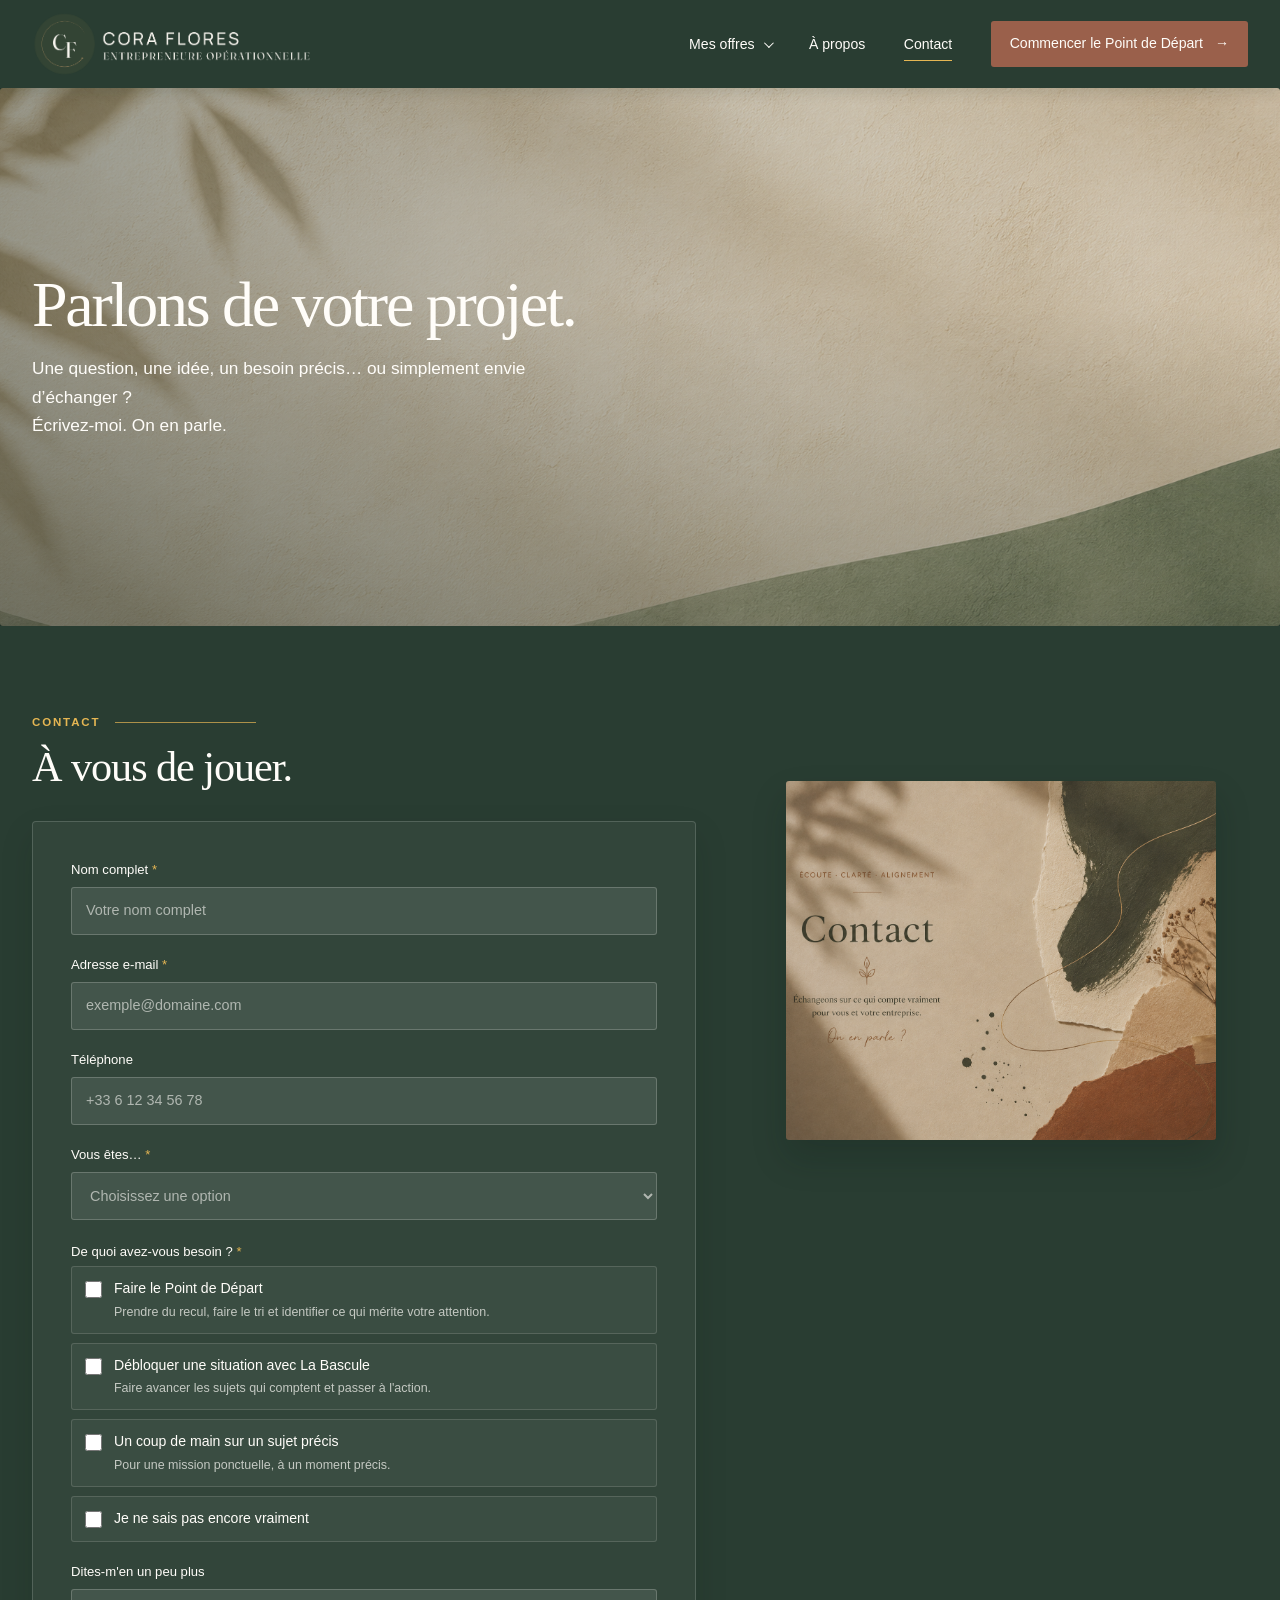
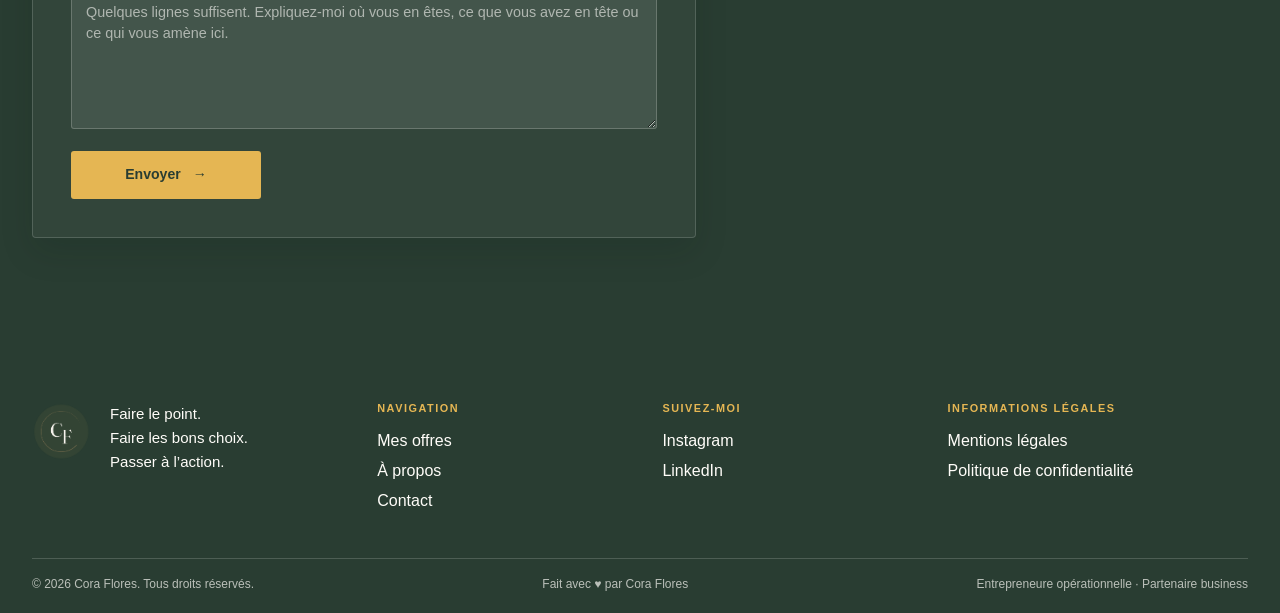
<file: contact/index.html>
<!doctype html>
<html lang="fr">
  <head>
    <meta charset="utf-8" />
    <meta name="viewport" content="width=device-width, initial-scale=1" />
    <meta name="theme-color" content="#293d32" />
    <meta name="description" content="Parlons de votre projet avec Cora Flores." />
    <title>Contact — Cora Flores</title>
<link rel="icon" type="image/png" href="/favicon/logo-fav-cf.png">
    <link rel="icon" type="image/png" href="/favicon/LOGO_SIMPLE.png" />
    <link rel="stylesheet" href="/styles.css?v=sticky-nav-social-2026-10-31" />
    <link rel="stylesheet" href="/contact/contact.css?v=contact-page-2026-10-31-2" />
    <script src="/app.js?v=sticky-nav-offers-2026-10-31" defer></script>
    <script src="/contact/contact.js?v=contact-page-2026-10-31" defer></script>
  </head>
  <body>
    <a class="skip-link" href="#contenu">Aller au contenu</a>

    <header class="site-header">
      <div class="site-header__inner page-wrap">
        <a class="brand" href="/" aria-label="Cora Flores, accueil">
          <img src="/assets/images/sign_blanc3.png" alt="Cora Flores — Entrepreneure opérationnelle" />
        </a>

        <button class="menu-toggle" type="button" aria-expanded="false" aria-controls="primary-navigation">
          <span class="menu-toggle__icon" aria-hidden="true"><i></i><i></i><i></i></span>
          <span class="sr-only">Ouvrir le menu</span>
        </button>

        <nav class="primary-navigation" id="primary-navigation" aria-label="Navigation principale">
          <div class="offers-menu">
            <button class="offers-menu__toggle" type="button" aria-expanded="false" aria-controls="offers-menu-list">
              Mes offres <span class="chevron" aria-hidden="true"></span>
            </button>
            <div class="offers-menu__list" id="offers-menu-list" hidden>
              <article class="offers-menu-card offers-menu-card--mission">
                <img src="/assets/images/lesoutils.png" alt="" />
                <div class="offers-menu-card__content">
                  <p class="offers-menu-card__eyebrow">Mission ponctuelle</p>
                  <p>Un besoin précis, une action ciblée. Vous savez ce qu'il faut mettre en place&nbsp;? Nous avançons directement sur le sujet.</p>
                  <a class="button button--light" href="/missions/">Voir comment je peux vous aider <span aria-hidden="true">→</span></a>
                </div>
              </article>
              <article class="offers-menu-card offers-menu-card--collaboration">
                <img src="/assets/images/carnet2.png" alt="" />
                <div class="offers-menu-card__content">
                  <p class="offers-menu-card__eyebrow">Collaboration</p>
                  <p>Prendre du recul, clarifier vos priorités et construire la suite pour faire avancer votre activité.</p>
                  <a class="button button--light" href="/point-de-depart/">Découvrir mon approche <span aria-hidden="true">→</span></a>
                </div>
              </article>
            </div>
          </div>
          <a href="/apropos/">À propos</a>
          <a href="/contact/" aria-current="page">Contact</a>
          <a class="button button--nav" href="/point-de-depart/">Commencer le Point de Départ <span aria-hidden="true">→</span></a>
        </nav>
      </div>
    </header>

    <main id="contenu">
      <section class="hero contact-hero" aria-labelledby="contact-hero-title">
        <img class="contact-hero__image" src="/assets/images/fond_contact.png" alt="" aria-hidden="true" fetchpriority="high" />
        <div class="hero__scrim" aria-hidden="true"></div>
        <div class="hero__content page-wrap contact-hero__content">
          <h1 id="contact-hero-title">Parlons de votre projet.</h1>
          <p class="hero__intro contact-hero__intro">Une question, une idée, un besoin précis… ou simplement envie d’échanger&nbsp;?<br />Écrivez-moi. On en parle.</p>
        </div>
      </section>

      <section class="contact-section" aria-labelledby="contact-title">
        <div class="page-wrap contact-section__layout">
          <div class="contact-section__main">
            <p class="editorial-kicker editorial-kicker--gold">Contact</p>
            <h2 class="section-title section-title--light contact-section__title" id="contact-title">À vous de jouer.</h2>

            <form class="contact-form" method="POST" action="https://formspree.io/f/mqebrzwk">
              <input type="hidden" name="site" value="Cora Flores" />

              <div class="contact-form__field">
                <label for="contact-name">Nom complet <span aria-hidden="true">*</span></label>
                <input type="text" id="contact-name" name="name" autocomplete="name" required placeholder="Votre nom complet" />
              </div>

              <div class="contact-form__field">
                <label for="contact-email">Adresse e-mail <span aria-hidden="true">*</span></label>
                <input type="email" id="contact-email" name="_replyto" autocomplete="email" required placeholder="exemple@domaine.com" />
              </div>

              <div class="contact-form__field">
                <label for="contact-phone">Téléphone</label>
                <input type="tel" id="contact-phone" name="phone" autocomplete="tel" placeholder="+33 6 12 34 56 78" />
              </div>

              <div class="contact-form__field">
                <label for="contact-profile">Vous êtes… <span aria-hidden="true">*</span></label>
                <select id="contact-profile" name="profil" required>
                  <option value="" disabled selected>Choisissez une option</option>
                  <option value="independant-freelance">Indépendant(e) / Freelance</option>
                  <option value="entrepreneur">Entrepreneur(e)</option>
                  <option value="dirigeant-petite-entreprise">Dirigeant(e) d'une petite entreprise</option>
                  <option value="lancement-activite">En train de lancer mon activité</option>
                  <option value="autre">Autre</option>
                </select>
              </div>

              <fieldset class="contact-form__needs" aria-describedby="contact-needs-error">
                <legend>De quoi avez-vous besoin&nbsp;? <span aria-hidden="true">*</span></legend>
                <label class="contact-need">
                  <input type="checkbox" name="besoin" value="Point de Départ" />
                  <span><strong>Faire le Point de Départ</strong><small>Prendre du recul, faire le tri et identifier ce qui mérite votre attention.</small></span>
                </label>
                <label class="contact-need">
                  <input type="checkbox" name="besoin" value="La Bascule" />
                  <span><strong>Débloquer une situation avec La Bascule</strong><small>Faire avancer les sujets qui comptent et passer à l'action.</small></span>
                </label>
                <label class="contact-need">
                  <input type="checkbox" name="besoin" value="Mission ponctuelle" />
                  <span><strong>Un coup de main sur un sujet précis</strong><small>Pour une mission ponctuelle, à un moment précis.</small></span>
                </label>
                <label class="contact-need">
                  <input type="checkbox" name="besoin" value="Je ne sais pas encore" />
                  <span><strong>Je ne sais pas encore vraiment</strong></span>
                </label>
                <p class="contact-form__error" id="contact-needs-error" hidden>Merci de sélectionner au moins une option.</p>
              </fieldset>

              <div class="contact-form__field">
                <label for="contact-message">Dites-m'en un peu plus</label>
                <textarea id="contact-message" name="message" rows="5" placeholder="Quelques lignes suffisent. Expliquez-moi où vous en êtes, ce que vous avez en tête ou ce qui vous amène ici."></textarea>
              </div>

              <div class="contact-form__actions">
                <button class="button contact-form__submit" type="submit">Envoyer <span aria-hidden="true">→</span></button>
                <p class="contact-form__status" data-contact-status role="status" aria-live="polite" hidden></p>
              </div>
            </form>
          </div>

          <aside class="contact-gallery" aria-label="Visuels de la page Contact">
            <img class="contact-gallery__card" src="/assets/images/contact1.jpg" alt="Carte de contact dans des tons crème, verts et terracotta" loading="lazy" />
          </aside>
        </div>
      </section>
    </main>

    <footer class="site-footer">
      <div class="page-wrap site-footer__main site-footer__main--home">
        <div class="site-footer__brand">
          <img src="/assets/images/logo-cf.png" alt="Monogramme Cora Flores" loading="lazy" />
          <p>Faire le point.<br />Faire les bons choix.<br />Passer à l’action.</p>
        </div>
        <div class="site-footer__column">
          <h2>Navigation</h2>
          <a href="/#offres">Mes offres</a>
          <a href="/apropos/">À propos</a>
          <a href="/contact/" aria-current="page">Contact</a>
        </div>
        <div class="site-footer__column">
          <h2>Suivez-moi</h2>
          <a href="https://www.instagram.com/coraflores.pro/" target="_blank" rel="noopener noreferrer">Instagram</a>
          <a href="https://www.linkedin.com/in/cora-flores" target="_blank" rel="noopener noreferrer">LinkedIn</a>
        </div>
        <div class="site-footer__column">
          <h2>Informations légales</h2>
          <a href="/mentions-legales/">Mentions légales</a>
          <a href="/politique-de-confidentialite/">Politique de confidentialité</a>
        </div>
      </div>
      <div class="page-wrap site-footer__bottom">
        <span>© 2026 Cora Flores. Tous droits réservés.</span>
        <span>Fait avec ♥ par Cora Flores</span>
        <span>Entrepreneure opérationnelle · Partenaire business</span>
      </div>
    </footer>
  </body>
</html>
</file>
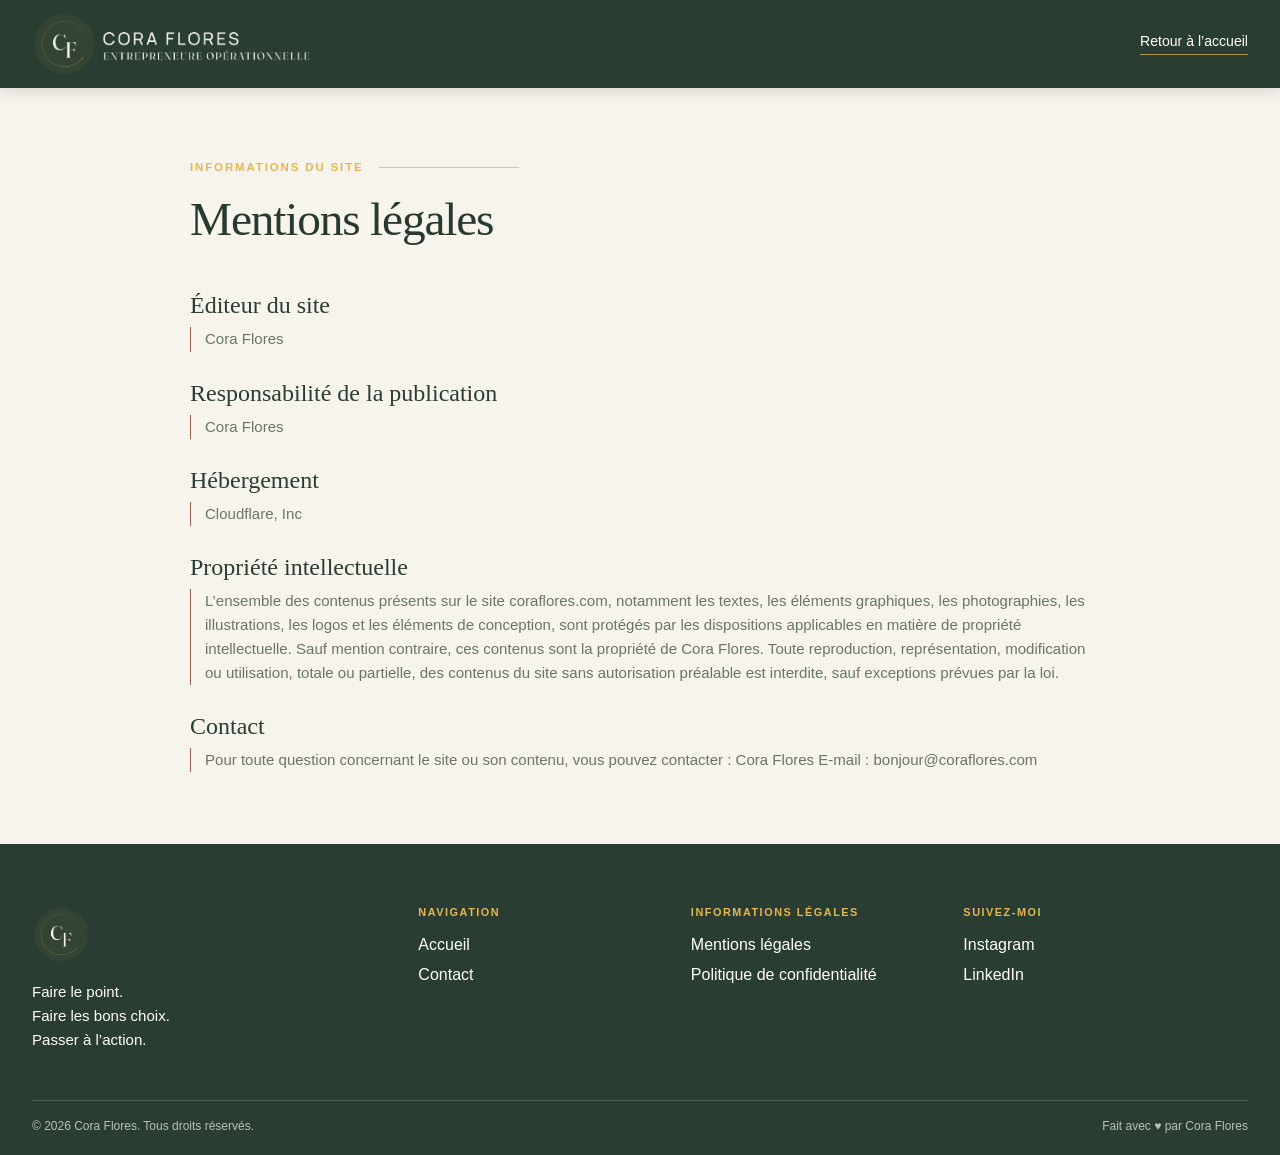
<file: mentions-legales/index.html>
<!doctype html>
<html lang="fr">
  <head>
    <meta charset="utf-8" />
    <meta name="viewport" content="width=device-width, initial-scale=1" />
    <meta name="theme-color" content="#293d32" />
    <meta name="description" content="Mentions légales de Cora Flores — contenu à compléter." />
    <title>Mentions légales — Cora Flores</title>
    <link rel="icon" type="image/png" href="/favicon/LOGO_SIMPLE.png" />
    <link rel="stylesheet" href="/styles.css?v=sticky-nav-social-2026-10-31" />
  </head>
  <body class="legal-page">
    <a class="skip-link" href="#contenu">Aller au contenu</a>
    <header class="site-header">
      <div class="site-header__inner page-wrap">
        <a class="brand" href="/" aria-label="Cora Flores, accueil">
          <img src="/assets/images/sign_blanc3.png" alt="Cora Flores — Entrepreneure opérationnelle" />
        </a>
        <a class="legal-page__header-link" href="/">Retour à l’accueil</a>
      </div>
    </header>
    <main id="contenu">
      <section class="page-wrap legal-document section-pad" aria-labelledby="legal-title">
        <p class="editorial-kicker editorial-kicker--gold">Informations du site</p>
        <h1 class="section-title" id="legal-title">Mentions légales</h1>
        <div class="legal-document__sections">
          <section aria-labelledby="legal-editor-title">
            <h2 id="legal-editor-title">Éditeur du site</h2>
            <p class="legal-document__placeholder">Cora Flores</p>
          </section>
          <section aria-labelledby="legal-publication-title">
            <h2 id="legal-publication-title">Responsabilité de la publication</h2>
            <p class="legal-document__placeholder">Cora Flores</p>
          </section>
          <section aria-labelledby="legal-host-title">
            <h2 id="legal-host-title">Hébergement</h2>
            <p class="legal-document__placeholder">Cloudflare, Inc</p>
          </section>
          <section aria-labelledby="legal-rights-title">
            <h2 id="legal-rights-title">Propriété intellectuelle</h2>
            <p class="legal-document__placeholder">L’ensemble des contenus présents sur le site coraflores.com, notamment les textes, les éléments graphiques, les photographies, les illustrations, les logos et les éléments de conception, sont protégés par les dispositions applicables en matière de propriété intellectuelle.

Sauf mention contraire, ces contenus sont la propriété de Cora Flores.

Toute reproduction, représentation, modification ou utilisation, totale ou partielle, des contenus du site sans autorisation préalable est interdite, sauf exceptions prévues par la loi.</p>
          </section>
          <section aria-labelledby="legal-contact-title">
            <h2 id="legal-contact-title">Contact</h2>
            <p class="legal-document__placeholder">Pour toute question concernant le site ou son contenu, vous pouvez contacter :

Cora Flores

E-mail : bonjour@coraflores.com</p>
          </section>
        </div>
      </section>
    </main>
    <footer class="site-footer">
      <div class="page-wrap site-footer__main site-footer__main--social">
        <div class="site-footer__brand">
          <img src="/assets/images/logo-cf.png" alt="Monogramme Cora Flores" loading="lazy" />
          <p>Faire le point.<br />Faire les bons choix.<br />Passer à l’action.</p>
        </div>
        <div class="site-footer__column">
          <h2>Navigation</h2>
          <a href="/">Accueil</a>
          <a href="/contact/">Contact</a>
        </div>
        <div class="site-footer__column">
          <h2>Informations légales</h2>
          <a href="/mentions-legales/">Mentions légales</a>
          <a href="/politique-de-confidentialite/">Politique de confidentialité</a>
        </div>
        <div class="site-footer__column">
          <h2>Suivez-moi</h2>
          <a href="https://www.instagram.com/coraflores.pro/" target="_blank" rel="noopener noreferrer">Instagram</a>
          <a href="https://www.linkedin.com/in/cora-flores" target="_blank" rel="noopener noreferrer">LinkedIn</a>
        </div>
      </div>
      <div class="page-wrap site-footer__bottom">
        <span>© 2026 Cora Flores. Tous droits réservés.</span>
        <span>Fait avec ♥ par Cora Flores</span>
      </div>
    </footer>
  </body>
</html>
</file>
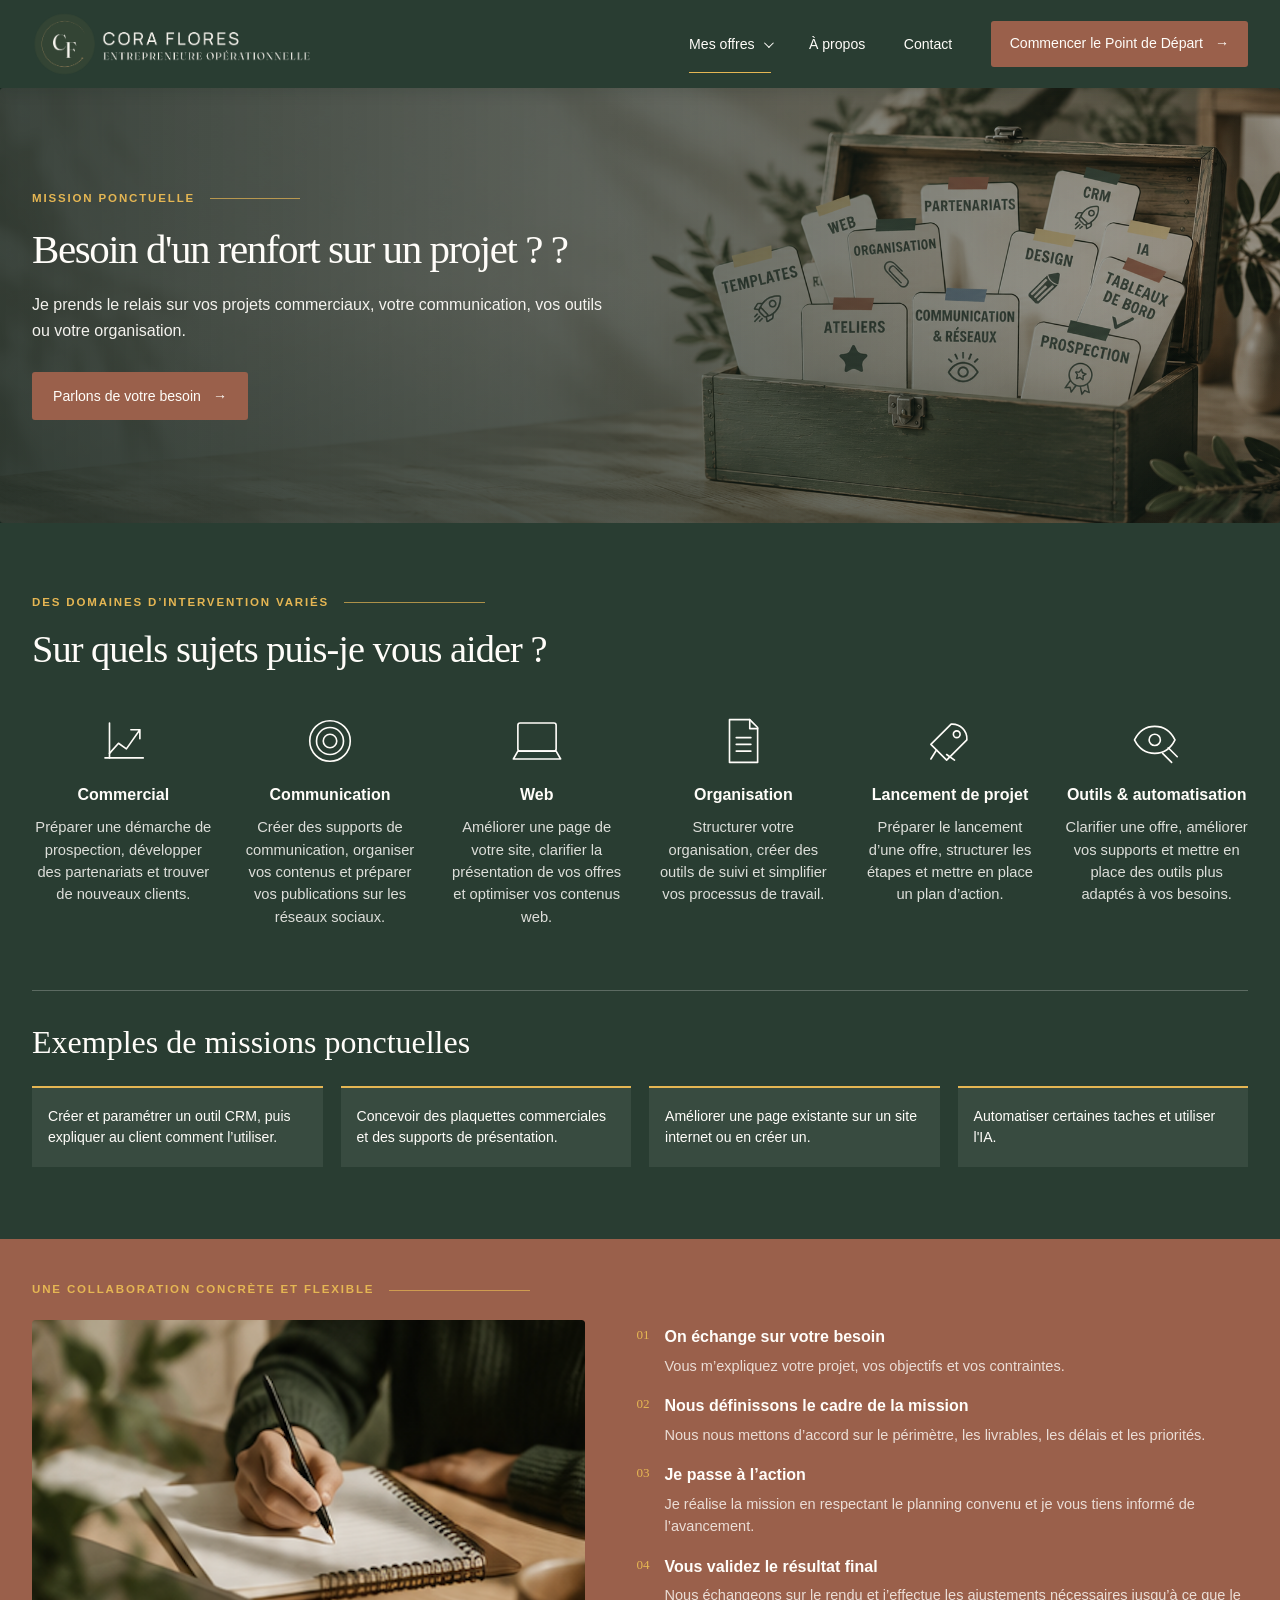
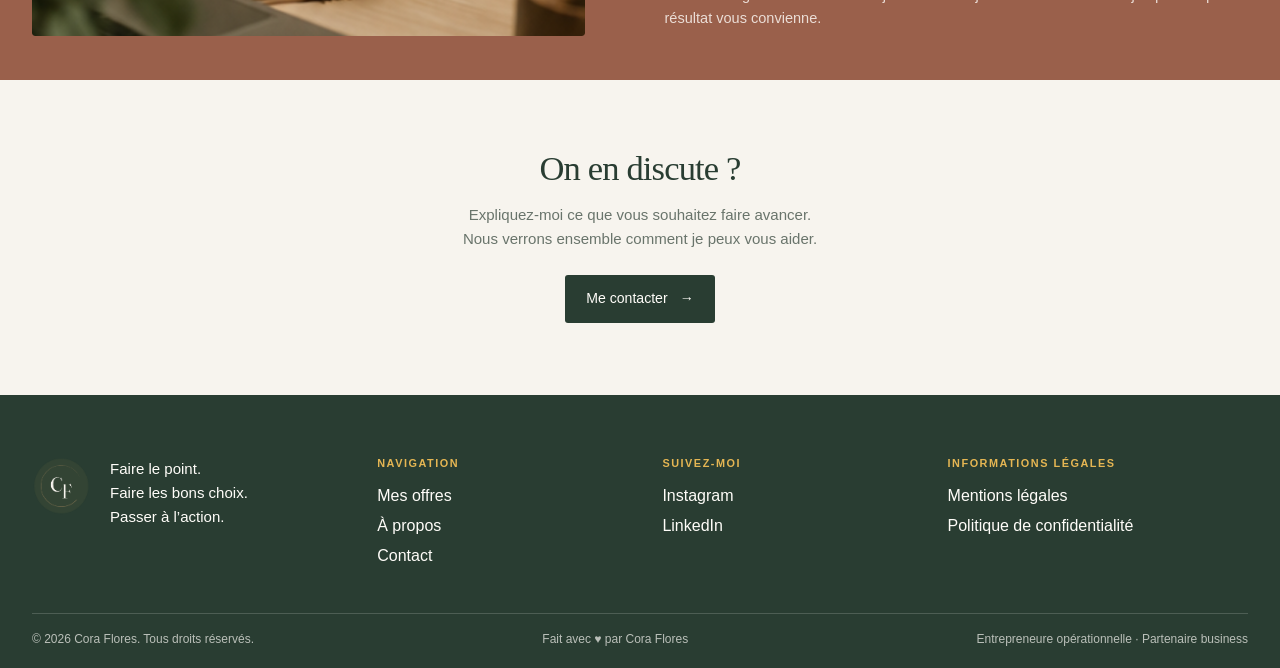
<file: missions/index.html>
<!doctype html>
<html lang="fr">
  <head>
    <meta charset="utf-8" />
    <meta name="viewport" content="width=device-width, initial-scale=1" />
    <meta name="theme-color" content="#293d32" />
    <meta name="description" content="Une mission ponctuelle pour faire avancer un besoin précis dans votre activité." />
    <title>Mission ponctuelle — Cora Flores</title>
    <link rel="icon" type="image/png" href="/favicon/LOGO_SIMPLE.png" />
    <link rel="stylesheet" href="/styles.css?v=visual-fixes-2026-11-01" />
    <script src="/app.js?v=sticky-nav-offers-2026-10-31" defer></script>
  </head>
  <body>
    <a class="skip-link" href="#contenu">Aller au contenu</a>

    <header class="site-header">
      <div class="site-header__inner page-wrap">
        <a class="brand" href="/" aria-label="Cora Flores, accueil">
          <img src="/assets/images/sign_blanc3.png" alt="Cora Flores — Entrepreneure opérationnelle" />
        </a>

        <button class="menu-toggle" type="button" aria-expanded="false" aria-controls="primary-navigation">
          <span class="menu-toggle__icon" aria-hidden="true"><i></i><i></i><i></i></span>
          <span class="sr-only">Ouvrir le menu</span>
        </button>

        <nav class="primary-navigation" id="primary-navigation" aria-label="Navigation principale">
          <div class="offers-menu">
            <button class="offers-menu__toggle is-current" type="button" aria-expanded="false" aria-controls="offers-menu-list">
              Mes offres <span class="chevron" aria-hidden="true"></span>
            </button>
            <div class="offers-menu__list" id="offers-menu-list" hidden>
              <article class="offers-menu-card offers-menu-card--mission">
                <img src="/assets/images/lesoutils.png" alt="" />
                <div class="offers-menu-card__content">
                  <p class="offers-menu-card__eyebrow">Mission</p>
                  <p>Un besoin précis, une action ciblée. Vous savez ce qu'il faut mettre en place&nbsp;? Nous avançons directement sur le sujet.</p>
                  <a class="button button--light" href="/missions/" aria-current="page">Voir comment je peux vous aider <span aria-hidden="true">→</span></a>
                </div>
              </article>
              <article class="offers-menu-card offers-menu-card--collaboration">
                <img src="/assets/images/carnet2.png" alt="" />
                <div class="offers-menu-card__content">
                  <p class="offers-menu-card__eyebrow">Collaboration</p>
                  <p>Prendre du recul, clarifier vos priorités et construire la suite pour faire avancer votre activité.</p>
                  <a class="button button--light" href="/point-de-depart/">Découvrir mon approche <span aria-hidden="true">→</span></a>
                </div>
              </article>
            </div>
          </div>
          <a href="/apropos/">À propos</a>
          <a href="/contact/">Contact</a>
          <a class="button button--nav" href="/point-de-depart/">Commencer le Point de Départ <span aria-hidden="true">→</span></a>
        </nav>
      </div>
    </header>

    <main id="contenu">
      <section class="hero missions-hero" aria-labelledby="missions-hero-title">
        <img class="hero__video missions-hero__image" src="/assets/images/bandeau-mission.png" alt="" aria-hidden="true" fetchpriority="high" />
        <div class="hero__scrim"></div>
        <div class="hero__content page-wrap missions-hero__content">
          <p class="editorial-kicker editorial-kicker--gold">Mission ponctuelle</p>
          <h1 class="missions-hero__title" id="missions-hero-title">Besoin d'un renfort sur un projet ?&nbsp;?</h1>
          <p class="hero__intro missions-hero__intro">Je prends le relais sur vos projets commerciaux, votre communication, vos outils ou votre organisation.</p>
          <a class="button button--rust" href="/contact/">Parlons de votre besoin <span aria-hidden="true">→</span></a>
        </div>
      </section>

      <section class="missions-domains section-pad" aria-labelledby="missions-domains-title">
        <div class="page-wrap">
          <p class="editorial-kicker">Des domaines d’intervention variés</p>
          <h2 class="section-title" id="missions-domains-title">Sur quels sujets puis-je vous aider&nbsp;?</h2>
          <div class="domains__grid">
            <article class="domain-card"><svg class="domain-card__icon" viewBox="0 0 48 48" aria-hidden="true"><path d="M8 39h34M12 35l8-9 7 5 12-17m-8 0h8v8"/><path d="M12 39V8"/></svg><h3>Commercial</h3><p>Préparer une démarche de prospection, développer des partenariats et trouver de nouveaux clients.</p></article>
            <article class="domain-card"><svg class="domain-card__icon" viewBox="0 0 48 48" aria-hidden="true"><circle cx="24" cy="24" r="18"/><circle cx="24" cy="24" r="12"/><circle cx="24" cy="24" r="6"/></svg><h3>Communication</h3><p>Créer des supports de communication, organiser vos contenus et préparer vos publications sur les réseaux sociaux.</p></article>
            <article class="domain-card"><svg class="domain-card__icon" viewBox="0 0 48 48" aria-hidden="true"><rect x="7" y="8" width="34" height="25" rx="2"/><path d="M3 40h42l-4-7H7z"/></svg><h3>Web</h3><p>Améliorer une page de votre site, clarifier la présentation de vos offres et optimiser vos contenus web.</p></article>
            <article class="domain-card"><svg class="domain-card__icon" viewBox="0 0 48 48" aria-hidden="true"><path d="M12 5h18l7 7v31H12z"/><path d="M30 5v8h7M18 21h13m-13 6h13m-13 6h13"/></svg><h3>Organisation</h3><p>Structurer votre organisation, créer des outils de suivi et simplifier vos processus de travail.</p></article>
            <article class="domain-card"><svg class="domain-card__icon" viewBox="0 0 48 48" aria-hidden="true"><path d="M7 27 25 9a13 13 0 0 1 14 14L21 41 7 27Z"/><circle cx="30" cy="18" r="3"/><path d="m12 32-5 8m14-4 7 5"/></svg><h3>Lancement de projet</h3><p>Préparer le lancement d’une offre, structurer les étapes et mettre en place un plan d’action.</p></article>
            <article class="domain-card"><svg class="domain-card__icon" viewBox="0 0 48 48" aria-hidden="true"><path d="M4 23c4-8 11-12 18-12s14 4 18 12c-4 8-11 12-18 12S8 31 4 23Z"/><circle cx="22" cy="23" r="5"/><path d="m29 35 8 8m-3-13 8 8"/></svg><h3>Outils & automatisation</h3><p>Clarifier une offre, améliorer vos supports et mettre en place des outils plus adaptés à vos besoins.</p></article>
          </div>

          <div class="missions-examples" aria-labelledby="missions-examples-title">
            <h3 class="missions-examples__title" id="missions-examples-title">Exemples de missions ponctuelles</h3>
            <ul class="missions-examples__grid">
              <li>Créer et paramétrer un outil CRM, puis expliquer au client comment l’utiliser.</li>
              <li>Concevoir des plaquettes commerciales et des supports de présentation.</li>
              <li>Améliorer une page existante sur un site internet ou en créer un.</li>
              <li>Automatiser certaines taches et utiliser l'IA.</li>
            </ul>
          </div>
        </div>
      </section>

      <section class="missions-process section-pad" aria-labelledby="missions-process-title">
        <div class="page-wrap">
          <p class="editorial-kicker editorial-kicker--gold" id="missions-process-title">Une collaboration concrète et flexible</p>
          <div class="missions-process__layout">
            <figure class="missions-process__visual">
              <img src="/assets/images/mission-collaboration.jpg" alt="Une personne écrit dans le Carnet de Route de Cora Flores" loading="lazy" />
            </figure>
            <ol class="missions-process__steps">
              <li>
                <h2>On échange sur votre besoin</h2>
                <p>Vous m’expliquez votre projet, vos objectifs et vos contraintes.</p>
              </li>
              <li>
                <h2>Nous définissons le cadre de la mission</h2>
                <p>Nous nous mettons d’accord sur le périmètre, les livrables, les délais et les priorités.</p>
              </li>
              <li>
                <h2>Je passe à l’action</h2>
                <p>Je réalise la mission en respectant le planning convenu et je vous tiens informé de l’avancement.</p>
              </li>
              <li>
                <h2>Vous validez le résultat final</h2>
                <p>Nous échangeons sur le rendu et j’effectue les ajustements nécessaires jusqu’à ce que le résultat vous convienne.</p>
              </li>
            </ol>
          </div>
        </div>
      </section>

      <section class="missions-contact section-pad" aria-labelledby="missions-contact-title">
        <div class="page-wrap missions-contact__content">
          <h2 class="section-title section-title--center" id="missions-contact-title">On en discute&nbsp;?</h2>
          <p>Expliquez-moi ce que vous souhaitez faire avancer.<br />Nous verrons ensemble comment je peux vous aider.</p>
          <a class="button button--green" href="/contact/">Me contacter <span aria-hidden="true">→</span></a>
        </div>
      </section>
    </main>

    <footer class="site-footer">
      <div class="page-wrap site-footer__main site-footer__main--home">
        <div class="site-footer__brand">
          <img src="/assets/images/logo-cf.png" alt="Monogramme Cora Flores" loading="lazy" />
          <p>Faire le point.<br />Faire les bons choix.<br />Passer à l’action.</p>
        </div>
        <div class="site-footer__column">
          <h2>Navigation</h2>
          <a href="/#offres">Mes offres</a>
          <a href="/apropos/">À propos</a>
          <a href="/contact/">Contact</a>
        </div>
        <div class="site-footer__column">
          <h2>Suivez-moi</h2>
          <a href="https://www.instagram.com/coraflores.pro/" target="_blank" rel="noopener noreferrer">Instagram</a>
          <a href="https://www.linkedin.com/in/cora-flores" target="_blank" rel="noopener noreferrer">LinkedIn</a>
        </div>
        <div class="site-footer__column">
          <h2>Informations légales</h2>
          <a href="/mentions-legales/">Mentions légales</a>
          <a href="/politique-de-confidentialite/">Politique de confidentialité</a>
        </div>
      </div>
      <div class="page-wrap site-footer__bottom">
        <span>© 2026 Cora Flores. Tous droits réservés.</span>
        <span>Fait avec ♥ par Cora Flores</span>
        <span>Entrepreneure opérationnelle · Partenaire business</span>
      </div>
    </footer>
  </body>
</html>
</file>
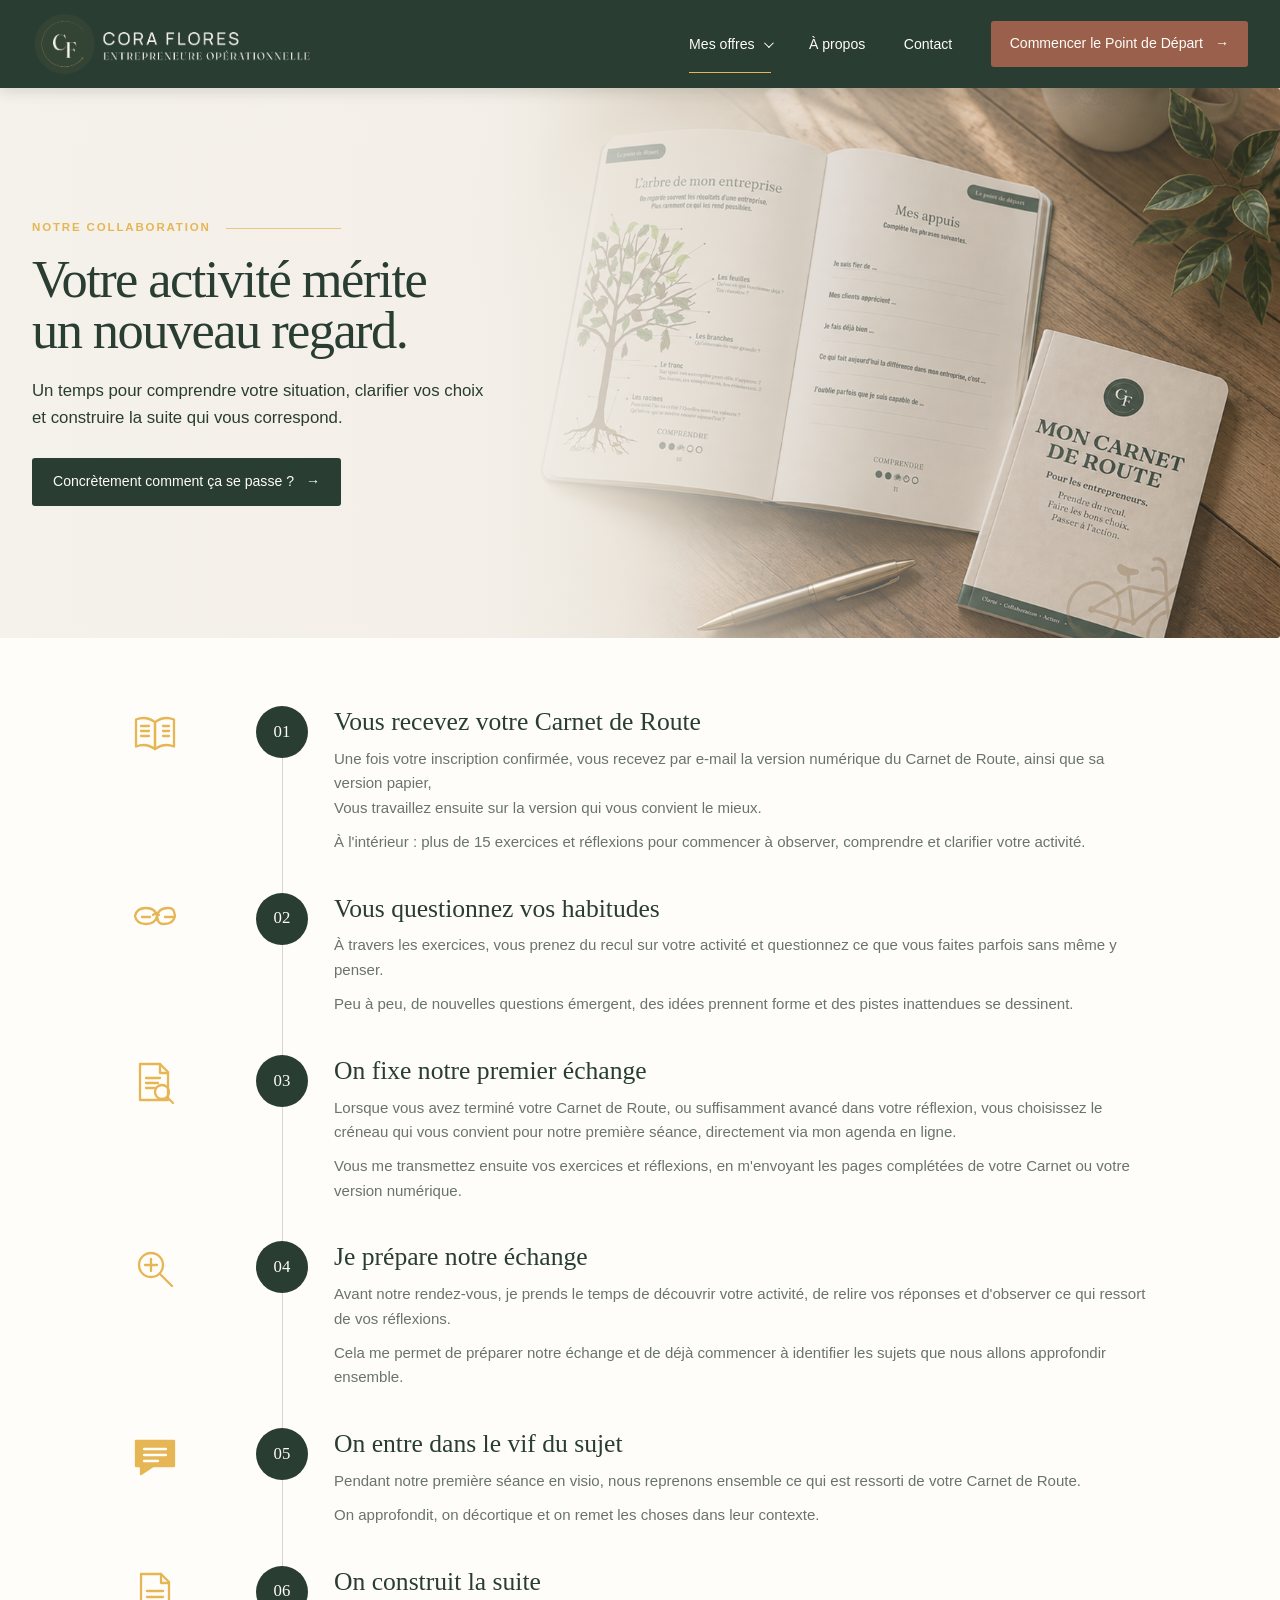
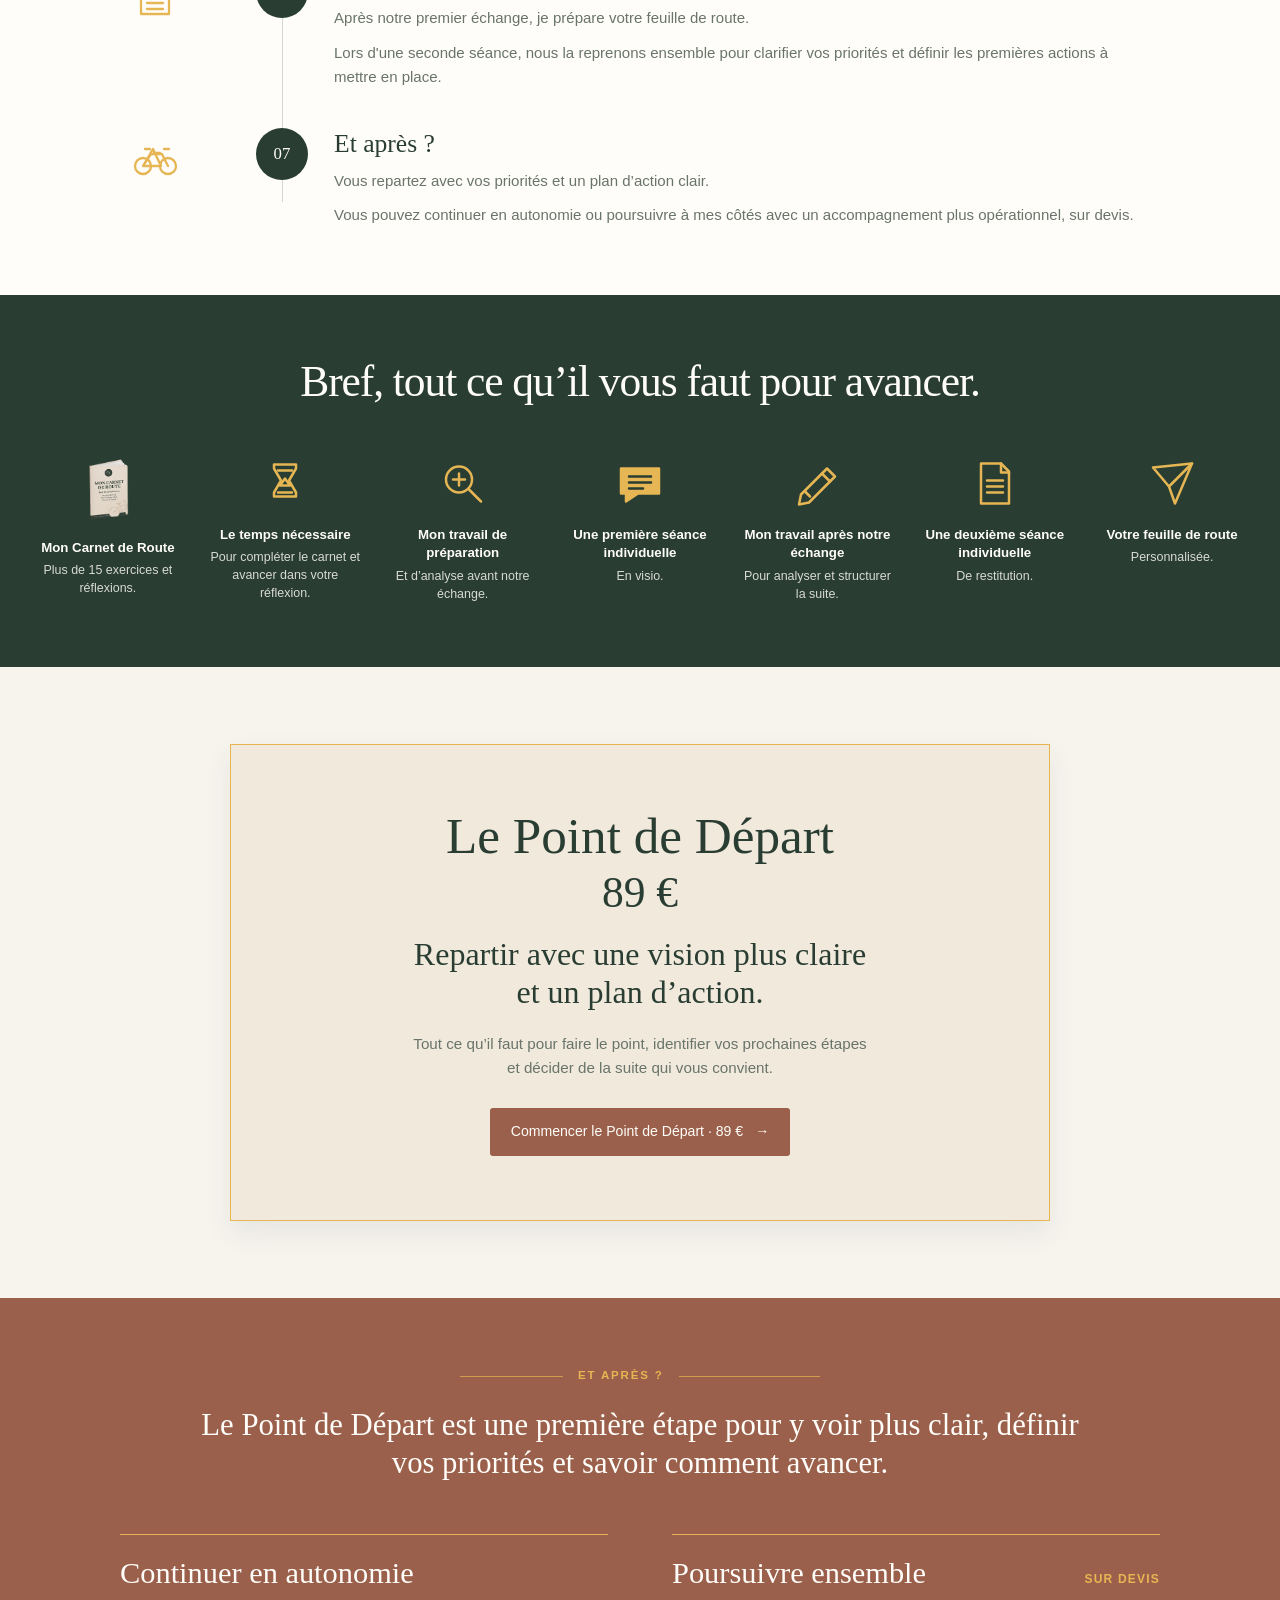
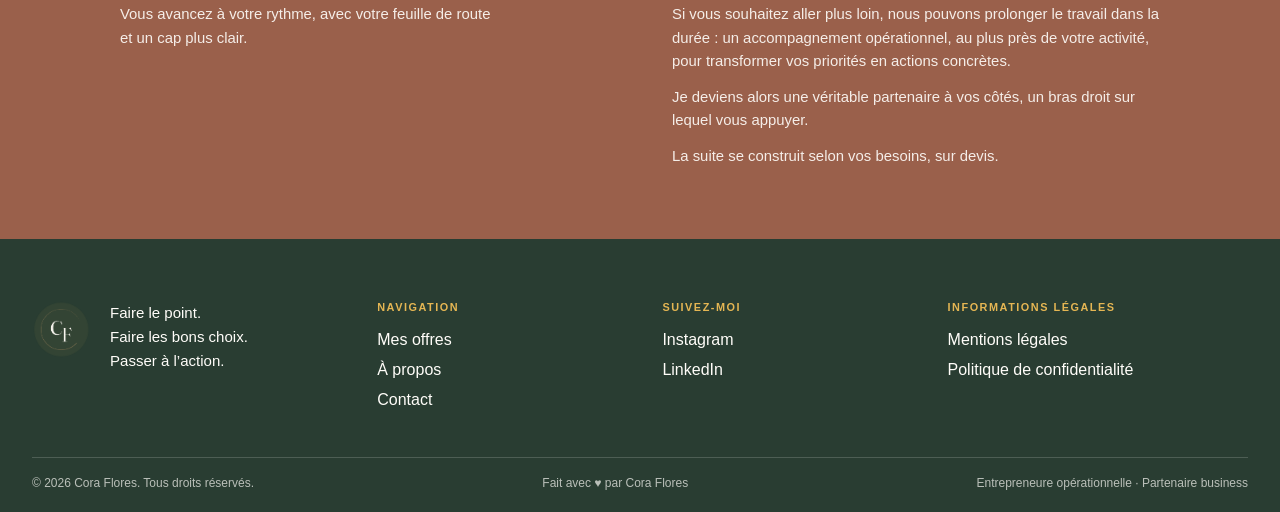
<file: point-de-depart/index.html>
<!doctype html>
<html lang="fr">
  <head>
    <meta charset="utf-8" />
    <meta name="viewport" content="width=device-width, initial-scale=1" />
    <meta name="theme-color" content="#293d32" />
    <meta name="description" content="Le Point de Départ : un temps pour comprendre votre situation, clarifier vos choix et construire la suite qui vous correspond." />
    <title>Le Point de Départ — Cora Flores</title>
    <link rel="icon" type="image/png" href="/favicon/LOGO_SIMPLE.png" />
    <link rel="stylesheet" href="/styles.css?v=sticky-nav-social-2026-10-31" />
    <link rel="stylesheet" href="/point-de-depart/point-de-depart.css?v=point-de-depart-2026-10-31-2" />
    <script src="/app.js?v=sticky-nav-offers-2026-10-31" defer></script>
  </head>
  <body>
    <a class="skip-link" href="#contenu">Aller au contenu</a>

    <header class="site-header">
      <div class="site-header__inner page-wrap">
        <a class="brand" href="/" aria-label="Cora Flores, accueil">
          <img src="/assets/images/sign_blanc3.png" alt="Cora Flores — Entrepreneure opérationnelle" />
        </a>

        <button class="menu-toggle" type="button" aria-expanded="false" aria-controls="primary-navigation">
          <span class="menu-toggle__icon" aria-hidden="true"><i></i><i></i><i></i></span>
          <span class="sr-only">Ouvrir le menu</span>
        </button>

        <nav class="primary-navigation" id="primary-navigation" aria-label="Navigation principale">
          <div class="offers-menu">
            <button class="offers-menu__toggle is-current" type="button" aria-expanded="false" aria-controls="offers-menu-list">
              Mes offres <span class="chevron" aria-hidden="true"></span>
            </button>
            <div class="offers-menu__list" id="offers-menu-list" hidden>
              <article class="offers-menu-card offers-menu-card--mission">
                <img src="/assets/images/lesoutils.png" alt="" />
                <div class="offers-menu-card__content">
                  <p class="offers-menu-card__eyebrow">Mission ponctuelle</p>
                  <p>Un besoin précis, une action ciblée. Vous savez ce qu'il faut mettre en place&nbsp;? Nous avançons directement sur le sujet.</p>
                  <a class="button button--light" href="/missions/">Voir comment je peux vous aider <span aria-hidden="true">→</span></a>
                </div>
              </article>
              <article class="offers-menu-card offers-menu-card--collaboration">
                <img src="/assets/images/pointdedepart-fond.png" alt="" />
                <div class="offers-menu-card__content">
                  <p class="offers-menu-card__eyebrow">Collaboration</p>
                  <p>Prendre du recul, clarifier vos priorités et construire la suite pour faire avancer votre activité.</p>
                  <a class="button button--light" href="/point-de-depart/" aria-current="page">Découvrir mon approche <span aria-hidden="true">→</span></a>
                </div>
              </article>
            </div>
          </div>
          <a href="/apropos/">À propos</a>
          <a href="/contact/">Contact</a>
          <a class="button button--nav" href="/point-de-depart/">Commencer le Point de Départ <span aria-hidden="true">→</span></a>
        </nav>
      </div>
    </header>

    <main id="contenu" class="point-de-depart-page">
      
      <section class="hero departure-hero" aria-labelledby="departure-hero-title">
        <img class="hero__departure__image" src="/assets/images/pointdedepart-fond.png" alt="" aria-hidden="true" fetchpriority="high" />

        <div class="hero__scrim" aria-hidden="true"></div>
        <div class="hero__content page-wrap departure-hero__content">
          <p class="editorial-kicker editorial-kicker--gold">Notre collaboration</p>
          <h1 id="departure-hero-title">Votre activité mérite<br />un nouveau regard.</h1>
          <p class="hero__intro">Un temps pour comprendre votre situation, clarifier vos choix<br> et construire la suite qui vous correspond.</p>
          <a class="button button--green" href="#etapes">Concrètement comment ça se passe&nbsp;? <span aria-hidden="true">→</span></a>
        </div>

      </section>

      
      <section class="departure-steps section-pad" id="etapes" aria-labelledby="departure-steps-title">
        <div class="page-wrap">
          <h2 class="sr-only" id="departure-steps-title">Les sept étapes de la collaboration</h2>
          <ol class="departure-steps__list">
            <li class="departure-step">
              <svg class="departure-step__icon" viewBox="0 0 48 48" aria-hidden="true"><path d="M5 9.5c7-2.8 13-1.8 19 2.7v27c-6-4.5-12-5.5-19-2.7z"/><path d="M43 9.5c-7-2.8-13-1.8-19 2.7v27c6-4.5 12-5.5 19-2.7z"/><path d="M10 16h8m-8 5h8m-8 5h8m14-10h6m-6 5h6m-6 5h6"/></svg>
              <span class="departure-step__number" aria-hidden="true">01</span>
              <div class="departure-step__copy">
                <h3>Vous recevez votre Carnet de Route</h3>
                <p>Une fois votre inscription confirmée, vous recevez par e-mail la version numérique du Carnet de Route, ainsi que sa version papier,<br />Vous travaillez ensuite sur la version qui vous convient le mieux.</p>
                <p>À l'intérieur : plus de 15 exercices et réflexions pour commencer à observer, comprendre et clarifier votre activité.</p>
              </div>
            </li>
            <li class="departure-step">
              <svg class="departure-step__icon" viewBox="0 0 48 48" aria-hidden="true"><path d="M4 19c1-5 5-8 11-8s10 3 11 8c-1 5-5 8-11 8S5 24 4 19Zm22 0c1-5 5-8 11-8s6 3 7 8c-1 5-5 8-11 8s-6-3-7-8Z"/><path d="M22 18c2-2 4-2 6 0m-17 2h8m15 0h8"/></svg>
              <span class="departure-step__number" aria-hidden="true">02</span>
              <div class="departure-step__copy">
                <h3>Vous questionnez vos habitudes</h3>
                <p>À travers les exercices, vous prenez du recul sur votre activité et questionnez ce que vous faites parfois sans même y penser.</p>
                <p>Peu à peu, de nouvelles questions émergent, des idées prennent forme et des pistes inattendues se dessinent.</p>
              </div>
            </li>
            <li class="departure-step">
              <svg class="departure-step__icon" viewBox="0 0 48 48" aria-hidden="true"><path d="M9 5h20l8 8v28H9z"/><path d="M29 5v9h8m-22 5h14m-14 5h12m-12 5h9"/><circle cx="31" cy="33" r="7"/><path d="m36 38 6 6"/></svg>
              <span class="departure-step__number" aria-hidden="true">03</span>
              <div class="departure-step__copy">
                <h3>On fixe notre premier échange</h3>
                <p>Lorsque vous avez terminé votre Carnet de Route, ou suffisamment avancé dans votre réflexion, vous choisissez le créneau qui vous convient pour notre première séance, directement via mon agenda en ligne.</p>
                <p>Vous me transmettez ensuite vos exercices et réflexions, en m'envoyant les pages complétées de votre Carnet ou votre version numérique.</p>
              </div>
            </li>
            <li class="departure-step">
              <svg class="departure-step__icon" viewBox="0 0 48 48" aria-hidden="true"><circle cx="20" cy="20" r="12"/><path d="m29 29 12 12M14 20h12m-6-6v12"/></svg>
              <span class="departure-step__number" aria-hidden="true">04</span>
              <div class="departure-step__copy">
                <h3>Je prépare notre échange</h3>
                <p>Avant notre rendez-vous, je prends le temps de découvrir votre activité, de relire vos réponses et d'observer ce qui ressort de vos réflexions.</p>
                <p>Cela me permet de préparer notre échange et de déjà commencer à identifier les sujets que nous allons approfondir ensemble.</p>
              </div>
            </li>
            <li class="departure-step">
              <svg class="departure-step__icon departure-step__icon--filled" viewBox="0 0 48 48" aria-hidden="true"><path d="M5 9h38v25H22L10 42v-8H5z"/><path d="M13 17h22m-22 6h22m-22 6h14"/></svg>
              <span class="departure-step__number" aria-hidden="true">05</span>
              <div class="departure-step__copy">
                <h3>On entre dans le vif du sujet</h3>
                <p>Pendant notre première séance en visio, nous reprenons ensemble ce qui est ressorti de votre Carnet de Route.</p>
                <p>On approfondit, on décortique et on remet les choses dans leur contexte.</p>
              </div>
            </li>
            <li class="departure-step">
              <svg class="departure-step__icon" viewBox="0 0 48 48" aria-hidden="true"><path d="M10 4h20l8 8v32H10z"/><path d="M30 4v9h8M16 21h16m-16 6h16m-16 6h16m-16 6h16"/></svg>
              <span class="departure-step__number" aria-hidden="true">06</span>
              <div class="departure-step__copy">
                <h3>On construit la suite</h3>
                <p>Après notre premier échange, je prépare votre feuille de route.</p>
                <p>Lors d'une seconde séance, nous la reprenons ensemble pour clarifier vos priorités et définir les premières actions à mettre en place.</p>
              </div>
            </li>
            <li class="departure-step">
              <svg class="departure-step__icon" viewBox="0 0 48 48" aria-hidden="true"><circle cx="12" cy="34" r="8"/><circle cx="37" cy="34" r="8"/><path d="m12 34 10-17 8 17H12l8-12h11l6 12M19 17h-5m19 0h5m-15 4h6"/></svg>
              <span class="departure-step__number" aria-hidden="true">07</span>
              <div class="departure-step__copy">
                <h3>Et après&nbsp;?</h3>
                <p>Vous repartez avec vos priorités et un plan d’action clair.</p>
                <p>Vous pouvez continuer en autonomie ou poursuivre à mes côtés avec un accompagnement plus opérationnel, sur devis.</p>
              </div>
            </li>
          </ol>
        </div>
      </section>

      <section class="departure-benefits section-pad" aria-labelledby="departure-benefits-title">
        <div class="page-wrap">
          <h2 class="section-title section-title--center section-title--light" id="departure-benefits-title">Bref, tout ce qu’il vous faut pour avancer.</h2>
          <div class="departure-benefits__grid">
            <article class="departure-benefit">
              <img class="departure-benefit__icon departure-benefit__icon--book" src="/assets/images/include-carnet.png" alt="" loading="lazy" />
              <h3>Mon Carnet de Route</h3>
              <p>Plus de 15 exercices et réflexions.</p>
            </article>
            <article class="departure-benefit">
              <svg class="departure-benefit__icon" viewBox="0 0 48 48" aria-hidden="true"><path d="M13 5h22v4l-7 12 7 12v4H13v-4l7-12-7-12z"/><path d="M17 11h14m-14 22h14m-7-14-5 7h10z"/></svg>
              <h3>Le temps nécessaire</h3>
              <p>Pour compléter le carnet et avancer dans votre réflexion.</p>
            </article>
            <article class="departure-benefit">
              <svg class="departure-benefit__icon" viewBox="0 0 48 48" aria-hidden="true"><circle cx="20" cy="20" r="13"/><path d="m30 30 12 12M14 20h12m-6-6v12"/></svg>
              <h3>Mon travail de préparation</h3>
              <p>Et d’analyse avant notre échange.</p>
            </article>
            <article class="departure-benefit">
              <svg class="departure-benefit__icon departure-benefit__icon--filled" viewBox="0 0 48 48" aria-hidden="true"><path d="M5 9h38v25H22L10 42v-8H5z"/><path d="M13 17h22m-22 6h22m-22 6h14"/></svg>
              <h3>Une première séance individuelle</h3>
              <p>En visio.</p>
            </article>
            <article class="departure-benefit">
              <svg class="departure-benefit__icon" viewBox="0 0 48 48" aria-hidden="true"><path d="m8 35 26-26 8 8-26 26-10 2z"/><path d="m29 14 8 8M12 32l5 5"/></svg>
              <h3>Mon travail après notre échange</h3>
              <p>Pour analyser et structurer la suite.</p>
            </article>
            <article class="departure-benefit">
              <svg class="departure-benefit__icon" viewBox="0 0 48 48" aria-hidden="true"><path d="M10 4h20l8 8v32H10z"/><path d="M30 4v9h8M16 21h16m-16 6h16m-16 6h16"/></svg>
              <h3>Une deuxième séance individuelle</h3>
              <p>De restitution.</p>
            </article>
            <article class="departure-benefit">
              <svg class="departure-benefit__icon" viewBox="0 0 48 48" aria-hidden="true"><path d="M5 8 44 4 27 44l-6-17z"/><path d="m21 27 23-23"/></svg>
              <h3>Votre feuille de route</h3>
              <p>Personnalisée.</p>
            </article>
          </div>
        </div>
      </section>

      <section class="departure-offer section-pad" id="le-point-de-depart" aria-labelledby="departure-offer-title">
        <div class="page-wrap">
          <article class="departure-offer__panel">
            <h2 id="departure-offer-title">Le Point de Départ</h2>
            <p class="departure-offer__price">89&nbsp;€</p>
            <h3>Repartir avec une vision plus claire<br />et un plan d’action.</h3>
            <p class="departure-offer__description">Tout ce qu’il faut pour faire le point, identifier vos prochaines étapes<br>et décider de la suite qui vous convient.</p>
<a
  href="https://buy.stripe.com/6oU3cpcc26tu3w2ch6gjC00"
  class="button button--rust"
>
  Commencer le Point de Départ · 89 €
  <span aria-hidden="true">→</span>
</a>
          </article>
        </div>
      </section>

      <section class="departure-after section-pad" aria-labelledby="departure-after-title">
        <div class="page-wrap">
          <h2 class="editorial-kicker editorial-kicker--gold departure-after__kicker" id="departure-after-title">Et après&nbsp;?</h2>
          <p class="departure-after__lead">Le Point de Départ est une première étape pour y voir plus clair, définir vos priorités et savoir comment avancer.</p>
          <div class="departure-after__options">
            <article class="departure-after__option">
              <h3>Continuer en autonomie</h3>
              <p>Vous avancez à votre rythme, avec votre feuille de route<br>et un cap plus clair.</p>
            </article>
            <article class="departure-after__option">
              <div class="departure-after__option-heading">
                <h3>Poursuivre ensemble</h3>
                <span>Sur devis</span>
              </div>
              <p>Si vous souhaitez aller plus loin, nous pouvons prolonger le travail dans la durée&nbsp;: un accompagnement opérationnel, au plus près de votre activité, pour transformer vos priorités en actions concrètes.</p>
              <p>Je deviens alors une véritable partenaire à vos côtés, un bras droit sur lequel vous appuyer.</p>
              <p>La suite se construit selon vos besoins, sur devis.</p>
            </article>
          </div>
        </div>
      </section>
    </main>

    <footer class="site-footer">
      <div class="page-wrap site-footer__main site-footer__main--home">
        <div class="site-footer__brand">
          <img src="/assets/images/logo-cf.png" alt="Monogramme Cora Flores" loading="lazy" />
          <p>Faire le point.<br />Faire les bons choix.<br />Passer à l’action.</p>
        </div>
        <div class="site-footer__column">
          <h2>Navigation</h2>
          <a href="/#offres">Mes offres</a>
          <a href="/apropos/">À propos</a>
          <a href="/contact/">Contact</a>
        </div>
        <div class="site-footer__column">
          <h2>Suivez-moi</h2>
          <a href="https://www.instagram.com/coraflores.pro/" target="_blank" rel="noopener noreferrer">Instagram</a>
          <a href="https://www.linkedin.com/in/cora-flores" target="_blank" rel="noopener noreferrer">LinkedIn</a>
        </div>
        <div class="site-footer__column">
          <h2>Informations légales</h2>
          <a href="/mentions-legales/">Mentions légales</a>
          <a href="/politique-de-confidentialite/">Politique de confidentialité</a>
        </div>
      </div>
      <div class="page-wrap site-footer__bottom">
        <span>© 2026 Cora Flores. Tous droits réservés.</span>
        <span>Fait avec ♥ par Cora Flores</span>
        <span>Entrepreneure opérationnelle · Partenaire business</span>
      </div>
    </footer>
  </body>
</html>
</file>
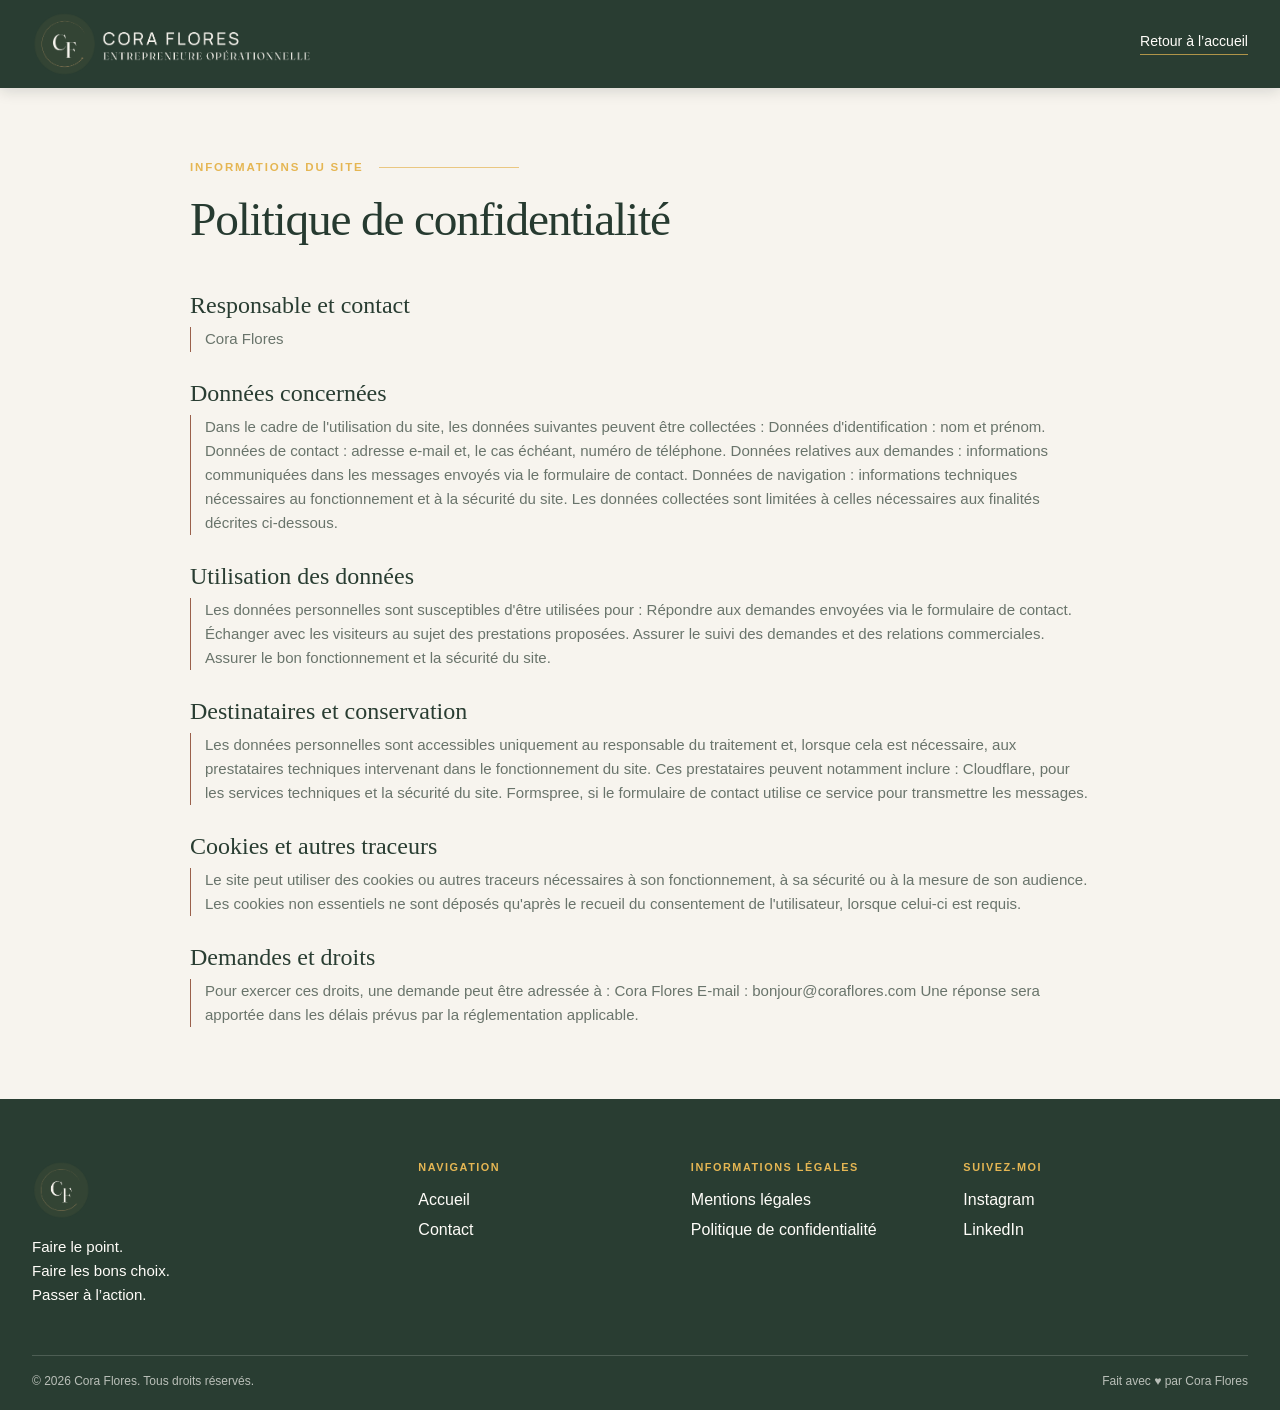
<file: politique-de-confidentialite/index.html>
<!doctype html>
<html lang="fr">
  <head>
    <meta charset="utf-8" />
    <meta name="viewport" content="width=device-width, initial-scale=1" />
    <meta name="theme-color" content="#293d32" />
    <meta name="description" content="Politique de confidentialité de Cora Flores — contenu à compléter." />
    <title>Politique de confidentialité — Cora Flores</title>
    <link rel="icon" type="image/png" href="/favicon/LOGO_SIMPLE.png" />
    <link rel="stylesheet" href="/styles.css?v=sticky-nav-social-2026-10-31" />
  </head>
  <body class="legal-page">
    <a class="skip-link" href="#contenu">Aller au contenu</a>
    <header class="site-header">
      <div class="site-header__inner page-wrap">
        <a class="brand" href="/" aria-label="Cora Flores, accueil">
          <img src="/assets/images/sign_blanc3.png" alt="Cora Flores — Entrepreneure opérationnelle" />
        </a>
        <a class="legal-page__header-link" href="/">Retour à l’accueil</a>
      </div>
    </header>
    <main id="contenu">
      <section class="page-wrap legal-document section-pad" aria-labelledby="privacy-title">
        <p class="editorial-kicker editorial-kicker--gold">Informations du site</p>
        <h1 class="section-title" id="privacy-title">Politique de confidentialité</h1>
        <div class="legal-document__sections">
          <section aria-labelledby="privacy-controller-title">
            <h2 id="privacy-controller-title">Responsable et contact</h2>
            <p class="legal-document__placeholder">Cora Flores</p>
          </section>
          <section aria-labelledby="privacy-data-title">
            <h2 id="privacy-data-title">Données concernées</h2>
            <p class="legal-document__placeholder">Dans le cadre de l'utilisation du site, les données suivantes peuvent être collectées :

Données d'identification : nom et prénom.

Données de contact : adresse e-mail et, le cas échéant, numéro de téléphone.

Données relatives aux demandes : informations communiquées dans les messages envoyés via le formulaire de contact.

Données de navigation : informations techniques nécessaires au fonctionnement et à la sécurité du site.

Les données collectées sont limitées à celles nécessaires aux finalités décrites ci-dessous.</p>
          </section>
          <section aria-labelledby="privacy-purpose-title">
            <h2 id="privacy-purpose-title">Utilisation des données</h2>
            <p class="legal-document__placeholder">Les données personnelles sont susceptibles d'être utilisées pour :

Répondre aux demandes envoyées via le formulaire de contact.

Échanger avec les visiteurs au sujet des prestations proposées.

Assurer le suivi des demandes et des relations commerciales.

Assurer le bon fonctionnement et la sécurité du site.</p>
          </section>
          <section aria-labelledby="privacy-retention-title">
            <h2 id="privacy-retention-title">Destinataires et conservation</h2>
            <p class="legal-document__placeholder">Les données personnelles sont accessibles uniquement au responsable du traitement et, lorsque cela est nécessaire, aux prestataires techniques intervenant dans le fonctionnement du site.

Ces prestataires peuvent notamment inclure :

Cloudflare, pour les services techniques et la sécurité du site.

Formspree, si le formulaire de contact utilise ce service pour transmettre les messages.</p>
          </section>
          <section aria-labelledby="privacy-cookies-title">
            <h2 id="privacy-cookies-title">Cookies et autres traceurs</h2>
            <p class="legal-document__placeholder">Le site peut utiliser des cookies ou autres traceurs nécessaires à son fonctionnement, à sa sécurité ou à la mesure de son audience.

Les cookies non essentiels ne sont déposés qu'après le recueil du consentement de l'utilisateur, lorsque celui-ci est requis.</p>
          </section>
          <section aria-labelledby="privacy-rights-title">
            <h2 id="privacy-rights-title">Demandes et droits</h2>
            <p class="legal-document__placeholder">Pour exercer ces droits, une demande peut être adressée à :

Cora Flores

E-mail : bonjour@coraflores.com

Une réponse sera apportée dans les délais prévus par la réglementation applicable.</p>
          </section>
        </div>
      </section>
    </main>
    <footer class="site-footer">
      <div class="page-wrap site-footer__main site-footer__main--social">
        <div class="site-footer__brand">
          <img src="/assets/images/logo-cf.png" alt="Monogramme Cora Flores" loading="lazy" />
          <p>Faire le point.<br />Faire les bons choix.<br />Passer à l’action.</p>
        </div>
        <div class="site-footer__column">
          <h2>Navigation</h2>
          <a href="/">Accueil</a>
          <a href="/contact/">Contact</a>
        </div>
        <div class="site-footer__column">
          <h2>Informations légales</h2>
          <a href="/mentions-legales/">Mentions légales</a>
          <a href="/politique-de-confidentialite/">Politique de confidentialité</a>
        </div>
        <div class="site-footer__column">
          <h2>Suivez-moi</h2>
          <a href="https://www.instagram.com/coraflores.pro/" target="_blank" rel="noopener noreferrer">Instagram</a>
          <a href="https://www.linkedin.com/in/cora-flores" target="_blank" rel="noopener noreferrer">LinkedIn</a>
        </div>
      </div>
      <div class="page-wrap site-footer__bottom">
        <span>© 2026 Cora Flores. Tous droits réservés.</span>
        <span>Fait avec ♥ par Cora Flores</span>
      </div>
    </footer>
  </body>
</html>
</file>
<file: styles.css>
:root {
  font-size: 16px;
  color-scheme: light;
  --green: #293d32;
  --green-soft: #293d32;
  --cream: #f7f4ee;
  --paper: #fffdf9;
  --gold: #e5b653;
  --rust: #9a604b;
  --ink: #263a30;
  --muted: #69746b;
  --line: rgba(41, 61, 50, 0.22);
  --serif: "Cormorant Garamond", Georgia, "Times New Roman", serif;
  --sans: "Euclid Circular A", "Avenir Next", "Helvetica Neue", Arial, sans-serif;
  --content: 1460px;
  font-family: var(--sans);
  color: var(--ink);
  background: var(--cream);
  font-synthesis: none;
  text-rendering: optimizeLegibility;
}

* { box-sizing: border-box; }
html { scroll-behavior: smooth; scroll-padding-top: 100px; }
body { margin: 0; min-width: 0; background: var(--cream); }
img { display: block; max-width: 100%; border-radius: 3px; }
a { color: inherit; }
button { font: inherit; }
main p:not(.eyebrow):not(.editorial-kicker):not(.offer-card__subtitle), main li { font-weight: 400; }

.page-wrap { width: min(var(--content), calc(100% - 64px)); margin-inline: auto; }
.section-pad { padding-block: clamp(58px, 5.6vw, 88px); }
.point-depart.section-pad, .change.section-pad { padding-block: clamp(44px, 3.2vw, 60px); }
.sr-only { position: absolute; width: 1px; height: 1px; padding: 0; margin: -1px; overflow: hidden; clip: rect(0, 0, 0, 0); white-space: nowrap; border: 0; }
.skip-link { position: fixed; z-index: 20; top: 12px; left: 12px; padding: 12px 16px; transform: translateY(-160%); background: var(--paper); color: var(--green); }
.skip-link:focus { transform: translateY(0); }
:focus-visible { outline: 3px solid var(--gold); outline-offset: 4px; }

.site-header { position: sticky; top: 0; z-index: 50; background: var(--green); color: var(--paper); box-shadow: 0 3px 14px rgba(17, 31, 24, 0.14); }
.site-header__inner { min-height: 88px; display: flex; align-items: center; justify-content: space-between; gap: 40px; }
.brand { flex: 0 1 340px; display: block; line-height: 0; }
.brand img { width: min(100%, 330px); max-height: 64px; object-fit: contain; object-position: left center; }
.primary-navigation { display: flex; align-items: center; gap: clamp(22px, 3vw, 42px); font-size: 0.88rem; }
.primary-navigation > a:not(.button), .offers-menu__toggle { position: relative; color: inherit; text-decoration: none; }
.primary-navigation > a:not(.button)::after, .offers-menu__toggle::after { content: ""; position: absolute; right: 0; bottom: -9px; left: 0; height: 1px; background: var(--gold); transform: scaleX(0); transform-origin: left; transition: transform 180ms ease; }
.primary-navigation > a:not(.button):hover::after, .offers-menu__toggle:hover::after { transform: scaleX(1); }
.offers-menu { position: relative; }
.offers-menu__toggle { display: inline-flex; align-items: center; gap: 9px; padding: 12px 0; border: 0; background: transparent; cursor: pointer; }
.chevron { width: 7px; height: 7px; border-right: 1px solid currentColor; border-bottom: 1px solid currentColor; transform: rotate(45deg) translateY(-2px); transition: transform 160ms ease; }
.offers-menu__toggle[aria-expanded="true"] .chevron { transform: rotate(225deg) translate(-1px, -1px); }
.offers-menu__list { position: fixed; top: 102px; left: 50%; width: min(1040px, calc(100vw - 48px)); display: grid; grid-template-columns: repeat(2, minmax(0, 1fr)); gap: 20px; padding: 20px; transform: translateX(-50%); border: 1px solid rgba(229, 182, 83, 0.28); border-radius: 3px; background: var(--green); box-shadow: 0 14px 35px rgba(17, 31, 24, 0.22); }
.offers-menu__list[hidden] { display: none; }
.offers-menu-card { min-width: 0; display: grid; grid-template-columns: 104px minmax(0, 1fr); align-items: center; gap: 18px; padding: 14px; border: 1px solid rgba(255, 253, 249, 0.18); border-radius: 3px; background: rgba(255, 253, 249, 0.045); }
.offers-menu-card > img { width: 104px; height: 104px; min-height: 0; object-fit: cover; object-position: center; }
.offers-menu-card__content { display: flex; flex-direction: column; align-items: flex-start; gap: 10px; min-width: 0; }
.offers-menu-card__eyebrow { margin: 0; color: var(--gold); font-family: var(--serif); font-size: 1.3rem; }
.offers-menu-card__content > p:not(.offers-menu-card__eyebrow) { margin: 0; color: rgba(255, 253, 249, 0.88); font-size: 0.93rem; font-weight: 400; line-height: 1.5; }
.offers-menu-card .button { margin-top: auto; min-height: 40px; padding: 10px 12px; font-size: 0.8rem; }
.button { min-height: 48px; display: inline-flex; align-items: center; justify-content: center; gap: 12px; padding: 13px 20px; border: 1px solid transparent; border-radius: 3px; text-align: center; text-decoration: none; font-size: 0.88rem; line-height: 1.25; transition: transform 180ms ease, background 180ms ease, color 180ms ease; }
.button:hover { transform: translateY(-2px); }
.button--nav { min-height: 44px; padding-inline: 18px; background: var(--rust); color: var(--paper); }
.button--nav:hover, .button--rust:hover { background: var(--rust); }
.button--rust { background: var(--rust); color: var(--paper); }
.button--green { background: var(--green); color: var(--paper); }
.button--green:hover { background: var(--green); }
.button--light { background: var(--cream); color: var(--green); }
.button--light:hover { background: var(--gold); }
.button--outline-light { border-color: rgba(255, 253, 249, 0.65); color: var(--paper); background: transparent; }
.button--outline-light:hover { background: var(--paper); color: var(--green); }
.menu-toggle { display: none; border-radius: 3px; }

.hero { position: relative; min-height: min(690px, 78vh); min-height: clamp(570px, 68vw, 740px); display: grid; align-items: center; overflow: hidden; isolation: isolate; color: var(--paper); background: var(--green); }
.hero__video, .hero__scrim { position: absolute; z-index: -1; inset: 0; width: 100%; height: 100%; }
.hero__video { object-fit: cover; object-position: center 54%; filter: saturate(0.78); }
.hero__scrim { background: linear-gradient(90deg, rgba(20, 34, 27, 0.79) 0%, rgba(20, 34, 27, 0.55) 48%, rgba(20, 34, 27, 0.18) 100%), linear-gradient(0deg, rgba(20, 34, 27, 0.28), transparent 45%); }
.hero__content { min-width: 0; padding-block: 100px 112px; }
.eyebrow, .editorial-kicker { margin: 0 0 20px; color: var(--gold); font-size: 0.72rem; font-weight: 600; letter-spacing: 0.16em; line-height: 1.35; text-transform: uppercase; }
.eyebrow--light { color: var(--paper); opacity: 0.9; }
.hero h1 { max-width: min(100%, 980px); margin: 0 0 24px; font-family: var(--serif); font-size: clamp(3.15rem, 4.8vw, 4.75rem); font-weight: 500; line-height: 0.98; letter-spacing: -0.035em; overflow-wrap: break-word; }
.hero__intro { max-width: 540px; margin: 0 0 32px; font-size: clamp(1rem, 1.2vw, 1.125rem); line-height: 1.7; }

.section-title { max-width: 760px; margin: 0; font-family: var(--serif); font-size: clamp(2.15rem, 3.7vw, 3.75rem); font-weight: 500; line-height: 1.04; letter-spacing: -0.025em; }
.section-title--center { margin-inline: auto; text-align: center; }
.section-title--light { color: var(--paper); }
.recognition .section-title { max-width: 1100px; }
.editorial-kicker { display: flex; align-items: center; gap: 15px; width: fit-content; }
.editorial-kicker::after { content: ""; width: clamp(54px, 11vw, 145px); height: 1px; background: currentColor; opacity: 0.7; }
.editorial-kicker--gold { color: var(--gold); }
.recognition { background: var(--cream); }
.recognition__grid { width: 100%; display: grid; grid-template-columns: repeat(6, minmax(0, 1fr)); gap: clamp(26px, 2vw, 36px); margin: 42px auto 0; }
.recognition-card { min-width: 0; min-height: 220px; display: flex; flex-direction: column; align-items: center; justify-content: flex-start; padding: 14px 7px; text-align: center; }
.recognition-card__icon { width: 46px; height: 46px; flex: 0 0 auto; margin-bottom: 24px; fill: none; stroke: var(--rust); stroke-width: 1.35; stroke-linecap: round; stroke-linejoin: round; }
.recognition-card p { margin: 0; font-size: 0.93rem; font-weight: 400; line-height: 1.52; }
.recognition-card strong { display: block; margin-bottom: 9px; color: var(--green); font-weight: 500; }
.starting-point { margin: 34px auto 0; text-align: center; }
.starting-point .editorial-kicker { margin: 0 auto 9px; }
.starting-point .editorial-kicker::before { content: ""; width: 55px; height: 1px; background: currentColor; opacity: 0.65; }
.starting-point p { margin: 0; font-family: var(--serif); font-size: 15px; font-style: italic; }

.what-we-do { background: var(--rust); color: var(--paper); }
.what-we-do__intro { display: grid; grid-template-columns: 1.05fr 0.95fr; align-items: center; gap: clamp(40px, 7vw, 100px); }
.what-we-do .section-title { max-width: 650px; }
.what-we-do__image { width: 100%; max-height: 370px; align-self: end; aspect-ratio: 1.55; object-fit: cover; }
.what-we-do__copy > p:not(.editorial-kicker) { max-width: 700px; margin: 22px 0 0; color: rgba(255, 253, 249, 0.92); font-size: 0.94rem; font-weight: 400; line-height: 1.58; }
.what-we-do__benefits { display: grid; gap: 9px; margin: 18px 0 0; padding: 0; list-style: none; }
.what-we-do__benefits li { position: relative; padding-left: 25px; color: rgba(255, 253, 249, 0.94); font-size: 0.94rem; font-weight: 400; line-height: 1.55; }
.what-we-do__benefits li::before { content: "\2713"; position: absolute; left: 0; color: var(--gold); font-weight: 700; }
.examples-title { margin: 72px 0 24px; color: var(--paper); font-family: var(--serif); font-size: clamp(1.45rem, 2vw, 1.85rem); font-weight: 500; }
.examples-grid { display: grid; grid-template-columns: repeat(5, minmax(0, 1fr)); gap: 32px 16px; }
.example-card { min-width: 0; display: grid; grid-template-columns: minmax(68px, 0.78fr) minmax(0, 1fr); align-items: center; gap: 12px; }
.example-card > img { width: 100%; aspect-ratio: 1.08; object-fit: cover; }
.example-card__copy { min-width: 0; }
.example-card__number { display: block; margin-bottom: 5px; color: var(--gold); font-family: var(--serif); font-size: 0.8rem; }
.example-card__copy p { margin: 0; color: var(--paper); font-size: 0.9rem; font-weight: 400; line-height: 1.45; }
.section-footnote { margin: 42px auto 0; padding-top: 20px; border-top: 1px solid rgba(255, 253, 249, 0.36); color: inherit; font-family: var(--serif); font-size: 1.15rem; font-style: italic; text-align: center; }
.what-we-do .section-footnote { padding-top: 0; border-top: 0; }
.what-we-do .section-footnote::before { content: ""; display: block; width: min(180px, 35%); margin: 0 auto 14px; border-top: 1px solid rgba(255, 253, 249, 0.36); }

.offers { background: var(--green); color: var(--paper); }
.offers__lead { margin: 12px 0 0; color: rgba(255, 253, 249, 0.78); font-size: 0.92rem; font-weight: 400; }
.offers__grid { display: grid; grid-template-columns: minmax(0, 0.9fr) minmax(0, 1.46fr); align-items: stretch; gap: 18px; margin-top: 36px; }
.offer-card { position: relative; min-width: 0; display: flex; flex-direction: column; align-items: stretch; padding: clamp(24px, 2.2vw, 32px); border-radius: 3px; }
.offer-card--dark { border: 1px solid rgba(255, 253, 249, 0.24); background: var(--green); color: var(--paper); }
.offer-card--cream { border: 1px solid transparent; background: var(--cream); color: var(--green); }
.offer-card__heading { display: grid; grid-template-columns: 44px minmax(0, 1fr); align-items: start; gap: 13px; }
.offer-card__index { width: 42px; height: 42px; display: grid; place-items: center; border-radius: 50%; background: rgba(255, 253, 249, 0.12); color: var(--gold); font-family: var(--serif); font-size: 0.96rem; }
.offer-card--cream .offer-card__index { background: rgba(154, 96, 75, 0.1); color: var(--rust); }
.offer-card h3 { max-width: 420px; margin: 0; font-family: var(--serif); font-size: clamp(1.8rem, 2.7vw, 2.55rem); font-weight: 500; line-height: 1.05; }
.offer-card__subtitle { margin: 6px 0 0; color: var(--gold); font-size: 0.64rem; font-weight: 600; letter-spacing: 0.11em; line-height: 1.45; text-transform: uppercase; }
.offer-card--cream .offer-card__subtitle { color: var(--rust); }
.offer-card__description { margin: 0; color: rgba(255, 253, 249, 0.91); font-size: 0.92rem; font-weight: 400; line-height: 1.55; }
.offer-card--mission > .offer-card__description { margin-top: 17px; }
.offer-card--cream .offer-card__description { color: var(--ink); }
.mission-examples { margin-top: 18px; padding-top: 14px; border-top: 1px solid rgba(255, 253, 249, 0.18); font-size: 0.92rem; font-weight: 400; line-height: 1.4; }
.offer-card--mission .mission-examples { flex: 1; }
.mission-examples > p { margin: 0 0 10px; }
.mission-examples ul { display: grid; gap: 6px; margin: 0; padding: 0; list-style: none; }
.mission-examples li { position: relative; padding-left: 22px; color: rgba(255, 253, 249, 0.9); font-size: 0.92rem; font-weight: 400; line-height: 1.4; }
.mission-examples li::before { content: "\2713"; position: absolute; left: 0; color: var(--gold); }
.offer-card__collaboration-layout { display: grid; grid-template-columns: minmax(0, 1fr) minmax(150px, 0.43fr); gap: 18px; margin-top: 16px; }
.offer-card__collaboration-copy { min-width: 0; }
.offer-card__collaboration-image { width: 100%; height: 100%; min-height: 490px; object-fit: cover; object-position: center; }
.offer-product { margin-top: 16px; padding: 16px; border-radius: 3px; background: var(--paper); }
.offer-product__heading { display: flex; justify-content: space-between; gap: 14px; align-items: start; }
.offer-product h4, .offer-duration h4 { margin: 0; font-family: var(--serif); font-size: 1.22rem; font-weight: 500; }
.offer-product__heading p { margin: 2px 0 0; font-size: 0.92rem; font-weight: 400; }
.offer-product__price { min-width: 100px; text-align: right; }
.offer-product__price strong { display: block; font-family: var(--serif); font-size: 1.55rem; font-weight: 500; }
.offer-product__price span { display: block; font-size: 0.62rem; line-height: 1.35; }
.offer-product > p, .offer-duration > p:last-child { color: var(--muted); font-family: var(--sans); font-size: 0.92rem; font-weight: 400; line-height: 1.5; }
.offer-product > p { margin: 13px 0 0; }
.offer-duration { margin-top: 13px; padding: 14px 16px; border-radius: 3px; background: rgba(255, 253, 249, 0.68); }
.offer-duration__lead { margin: 4px 0 8px; font-size: 0.92rem; font-weight: 400; font-style: italic; }
.offer-duration > p:last-child { margin: 0; }
.offer-card__quote { margin: auto 0 32px; padding: 18px 8px 0; border-top: 1px solid rgba(229, 182, 83, 0.78); color: inherit; font-family: var(--serif); font-size: 0.96rem; font-weight: 400; font-style: italic; line-height: 1.56; text-align: center; }
.offer-card__quote p { margin: 0; }
.offer-card__quote cite { display: block; margin-top: 12px; font-family: var(--sans); font-size: 0.68rem; font-style: normal; font-weight: 600; text-transform: uppercase; }
.offer-card__quote cite span { display: block; margin-top: 3px; font-size: 0.63rem; font-weight: 400; text-transform: none; }
.offer-card .button { min-height: 52px; align-self: stretch; margin-top: auto; }
@media (min-width: 1400px) {
  .offer-card--collaboration .offer-card__collaboration-image { transform: translateY(-46px); }
  .offer-card--collaboration > .offer-card__quote { transform: translateY(-30px); }
}
@media (min-width: 1041px) and (max-width: 1399px) {
  .offer-card__collaboration-layout { margin-top: 12px; }
  .offer-product { margin-top: 12px; padding: 12px; }
  .offer-product > p, .offer-duration > p:last-child { font-size: 0.9rem; line-height: 1.2; }
  .offer-duration { margin-top: 10px; padding: 12px; }
  .offer-duration__lead { margin: 3px 0 6px; }
  .offer-card--collaboration .offer-card__collaboration-image { transform: translateY(-82px); }
  .offer-card--collaboration > .offer-card__quote { transform: translateY(-66px); }
}

.testimonials { background: var(--cream); }
.testimonials .editorial-kicker { margin-inline: 0; }
.testimonials .section-title { max-width: none; text-align: left; }
.testimonials__carousel { margin-top: 42px; }
.testimonials__viewport { overflow: hidden; }
.testimonials__track { position: relative; display: flex; align-items: stretch; gap: 24px; transition: transform 360ms ease; }
.testimonial-card { min-width: 0; min-height: 390px; flex: 0 0 calc((100% - 48px) / 3); display: flex; flex-direction: column; align-items: center; padding: 20px 24px; border: 1px solid rgba(41, 61, 50, 0.1); border-radius: 3px; text-align: center; }
.testimonial-card[aria-hidden="true"] { visibility: hidden; }
.testimonial-card__avatar { width: 70px; height: 70px; display: block; flex: 0 0 auto; border-radius: 50%; object-fit: cover; }
.testimonial-card__avatar--initials { display: grid; place-items: center; border: 1px solid rgba(154, 96, 75, 0.36); background: rgba(154, 96, 75, 0.1); color: var(--rust); font-family: var(--serif); font-size: 2rem; }
.testimonial-card__tag { display: inline-block; margin-top: 13px; padding: 4px 10px; background: rgba(154, 96, 75, 0.13); color: var(--rust); font-size: 0.57rem; letter-spacing: 0.08em; text-transform: uppercase; }
.testimonial-card__context { min-height: 42px; margin: 10px 0 0; color: var(--muted); font-size: 0.93rem; font-weight: 400; line-height: 1.5; }
.testimonial-card blockquote { position: relative; margin: 18px 0 18px; padding-top: 17px; color: var(--muted); font-family: var(--serif); font-size: 0.98rem; font-weight: 400; font-style: italic; line-height: 1.55; }
.testimonial-card blockquote::before { content: ""; position: absolute; top: 0; left: 50%; width: 44px; border-top: 1px solid var(--line); transform: translateX(-50%); }
.testimonial-card cite { margin-top: auto; color: var(--ink); font-family: var(--serif); font-size: 0.8rem; font-style: normal; text-transform: uppercase; }
.testimonial-card cite span { display: block; margin-top: 4px; font-family: var(--sans); font-size: 0.63rem; font-style: italic; text-transform: none; }
.testimonials__controls { display: flex; align-items: center; justify-content: center; gap: 22px; margin-top: 28px; }
.testimonials__arrow { width: 48px; height: 48px; display: grid; place-items: center; border: 1px solid rgba(41, 61, 50, 0.65); border-radius: 50%; background: transparent; color: var(--green); font-size: 1.35rem; cursor: pointer; transition: background 180ms ease, color 180ms ease, opacity 180ms ease; }
.testimonials__arrow:hover:not(:disabled) { background: var(--green); color: var(--paper); }
.testimonials__arrow:disabled { opacity: 0.32; cursor: default; }
.testimonials__pagination { display: flex; align-items: center; justify-content: center; gap: 10px; }
.testimonials__dot { width: 10px; height: 10px; padding: 0; border: 1px solid rgba(41, 61, 50, 0.46); border-radius: 50%; background: transparent; cursor: pointer; }
.testimonials__dot[aria-current="true"] { border-color: var(--green); background: var(--green); }
.editorial-rule { width: min(180px, 35%); border: 0; border-top: 1px solid var(--gold); }
.editorial-rule--center { margin: 38px auto 0; }
.testimonials .section-footnote { max-width: 700px; margin-top: 18px; padding-top: 0; border-top: 0; color: var(--ink); }

.domains { background: var(--rust); color: var(--paper); }
.domains .section-title { max-width: 1050px; }
.domains__grid { display: grid; grid-template-columns: repeat(6, minmax(0, 1fr)); gap: clamp(28px, 2.2vw, 38px); margin-top: 44px; }
.domains__intro { max-width: 1100px; margin: 16px 0 0; color: rgba(255, 253, 249, 0.9); font-size: 0.92rem; font-weight: 400; line-height: 1.58; }
.domain-card { text-align: center; }
.domain-card__icon { width: 56px; height: 56px; display: block; margin: 0 auto 24px; fill: none; stroke: var(--paper); stroke-width: 1.45; stroke-linecap: round; stroke-linejoin: round; }
.domain-card h3 { margin: 0 0 16px; color: var(--paper); font-size: 1rem; font-weight: 600; }
.domain-card p { margin: 0; color: rgba(255, 253, 249, 0.9); font-size: 0.92rem; font-weight: 400; line-height: 1.52; }

.point-depart { background: var(--green); color: var(--paper); }
.point-depart__layout { display: grid; grid-template-columns: 1fr 0.9fr; align-items: center; gap: clamp(36px, 6vw, 76px); }
.point-depart__content > p:not(.editorial-kicker) { max-width: 660px; margin: 14px 0 0; color: rgba(255, 253, 249, 0.86); font-size: 0.94rem; font-weight: 400; line-height: 1.55; }
.point-depart__content .button { margin-top: 18px; }
.point-depart__visual { min-width: 0; min-height: 320px; display: flex; align-items: center; justify-content: center; overflow: hidden; border-radius: 3px; }
.point-depart__product { width: 100%; height: 320px; object-fit: cover; object-position: 78% center; }

.change { background: var(--cream); }
.change__layout { display: grid; grid-template-columns: 1fr 1fr; gap: clamp(32px, 6vw, 78px); align-items: center; }
.change__title { margin: 0; color: var(--green); font-family: var(--serif); font-size: clamp(2.6rem, 5vw, 4.5rem); font-weight: 500; line-height: 0.98; letter-spacing: -0.03em; }
.change__title span { display: block; }
.change__title em { color: var(--rust); font-weight: 500; }
.change__summary { margin: 18px 0 0; color: var(--muted); font-size: 0.93rem; font-weight: 400; line-height: 1.55; }
.change__rows { display: grid; }
.change-row { min-width: 0; display: grid; grid-template-columns: 52px minmax(100px, 0.85fr) 48px minmax(160px, 1.25fr); align-items: center; gap: 12px; min-height: 70px; padding: 8px 0; }
.change-row > p { margin: 0; font-size: 0.92rem; font-weight: 400; line-height: 1.45; }
.change-row > p:last-child em { color: var(--rust); font-style: normal; }
.change-row__icon { display: grid; place-items: center; color: var(--gold); font-size: 1.75rem; }
.change-row__icon--dots { font-size: 1.1rem; letter-spacing: 0.09em; }
.change-row__icon--question { width: 38px; height: 38px; border: 1px solid var(--gold); border-radius: 50%; font-family: var(--serif); }
.change-row__arrow { color: var(--rust); font-size: 2rem; text-align: center; }
.change__footnote { width: min(calc(100% - 64px), var(--content)); margin: 22px auto 0; font-family: var(--serif); font-size: 1.15rem; font-style: italic; line-height: 1.35; text-align: center; }
.change__footnote::before { content: ""; display: block; width: min(180px, 35%); margin: 0 auto 14px; border-top: 1px solid var(--rust); }

.about-teaser { background: var(--rust); color: var(--paper); }
.about-teaser__layout { display: grid; grid-template-columns: 0.95fr 1.05fr; gap: clamp(42px, 8vw, 100px); align-items: center; }
.about-teaser__portrait { width: 100%; max-width: 560px; justify-self: center; aspect-ratio: 1.55; object-fit: cover; object-position: center 35%; }
.about-teaser .section-title { color: var(--paper); }
.about-teaser .section-title em { color: var(--cream); font-weight: 500; }
.about-teaser__lead { margin: 22px 0 10px; font-family: var(--serif); font-size: 1.08rem; font-style: italic; }
.about-teaser__layout > div > p:not(.editorial-kicker, .about-teaser__lead) { max-width: 660px; color: rgba(255, 253, 249, 0.92); font-size: 0.94rem; font-weight: 400; line-height: 1.58; }
.about-teaser .button { margin-top: 12px; }

.final-cta { background: var(--green); color: var(--paper); }
.final-cta__layout {
  max-width: 1180px;
  display: grid;
  grid-template-columns: minmax(0, 1fr);
  justify-items: center;
  align-items: center;
}
.final-cta__layout .editorial-kicker, .final-cta__layout .section-title { margin-inline: auto; }
.final-cta__layout .section-title { max-width: 670px; }
.final-cta__intro { max-width: 680px; margin: 20px auto 0; color: rgba(255, 253, 249, 0.88); font-size: 0.94rem; font-weight: 400; line-height: 1.55; }
.final-cta__actions { max-width: 540px; display: grid; grid-template-columns: repeat(2, minmax(0, 1fr)); gap: 12px; margin: 32px auto 0; }
.final-cta__figure { width: min(100%, 540px); justify-self: center; margin: 0; border-radius: 3px; }
.final-cta__figure img { width: 100%; max-height: 390px; object-fit: cover; object-position: center 47%; }
.final-cta__figure figcaption { margin-top: 9px; color: rgba(255, 253, 249, 0.72); font-size: 0.68rem; }

.site-footer { padding-top: 62px; background: var(--green); color: var(--paper); }
.site-footer__main { display: grid; grid-template-columns: 1.5fr 1fr 1fr; align-items: start; gap: clamp(24px, 3.5vw, 52px); padding-bottom: 48px; }
.site-footer__main--home { grid-template-columns: 1.25fr 1fr 1fr 1.25fr; }
.site-footer__main--social { grid-template-columns: 1.5fr 1fr 1fr 1.25fr; }
.site-footer__main--home .site-footer__brand { display: flex; align-items: flex-start; gap: 20px; }
.site-footer__brand img { width: 58px; height: 58px; object-fit: contain; }
.site-footer__brand p { margin: 16px 0 0; font-size: 0.94rem; line-height: 1.6; }
.site-footer__main--home .site-footer__brand p { margin: 0; }
.site-footer__column { display: flex; flex-direction: column; align-items: flex-start; gap: 12px; font-size: 1rem; }
.site-footer__column h2 { margin: 0 0 6px; color: var(--gold); font-size: 0.68rem; font-weight: 600; letter-spacing: 0.14em; text-transform: uppercase; }
.site-footer__column a { color: var(--paper); text-decoration: none; }
.site-footer__column a:hover { color: var(--gold); }
.site-footer__column span { color: rgba(255, 253, 249, 0.76); }
.site-footer__bottom { display: flex; flex-wrap: wrap; align-items: center; justify-content: space-between; gap: 16px; padding-block: 18px 22px; border-top: 1px solid rgba(255, 253, 249, 0.17); color: rgba(255, 253, 249, 0.68); font-size: 0.75rem; }

.legal-page__header-link { color: var(--paper); font-size: 0.88rem; text-decoration: none; border-bottom: 1px solid rgba(229, 182, 83, 0.72); padding-bottom: 5px; }
.legal-page__header-link:hover { color: var(--gold); }
.legal-document { max-width: 900px; }
.legal-document .section-title { max-width: none; }
.legal-document__notice { margin: 20px 0 0; color: var(--muted); font-size: 0.94rem; line-height: 1.6; }
.legal-document__sections { display: grid; gap: 28px; margin-top: 48px; }
.legal-document__sections h2 { margin: 0 0 8px; color: var(--green); font-family: var(--serif); font-size: 1.5rem; font-weight: 500; }
.legal-document__sections p { margin: 0; color: var(--muted); font-size: 0.94rem; line-height: 1.6; }
.legal-document__placeholder { padding-left: 14px; border-left: 1px solid var(--rust); }

@media (max-width: 1040px) {
  .page-wrap { width: min(var(--content), calc(100% - 48px)); }
  .site-header__inner { gap: 24px; }
  .brand { flex-basis: 275px; }
  .primary-navigation { gap: 20px; }
  .button--nav { padding-inline: 13px; font-size: 0.82rem; }
  .recognition__grid { grid-template-columns: repeat(3, minmax(0, 1fr)); gap: 30px; }
  .examples-grid { grid-template-columns: repeat(3, minmax(0, 1fr)); }
  .examples-title { margin: 56px 0 22px; }
  .offers__grid { grid-template-columns: 1fr; }
  .domains__grid { grid-template-columns: repeat(3, minmax(0, 1fr)); gap: 36px 28px; }
  .testimonial-card { flex-basis: calc((100% - 24px) / 2); }
}

@media (max-width: 850px) {
  .change__layout { grid-template-columns: 1fr; gap: 32px; }
}

@media (max-width: 850px) {
  .page-wrap { width: min(var(--content), calc(100% - 40px)); }
  .section-pad { padding-block: 56px; }
  .point-depart.section-pad, .change.section-pad { padding-block: 42px; }
  .site-header__inner { min-height: 74px; }
  .brand { flex: 1 1 auto; max-width: 265px; }
  .brand img { max-height: 52px; }
  .menu-toggle { width: 46px; height: 46px; display: grid; place-items: center; border: 1px solid rgba(255, 253, 249, 0.38); background: transparent; color: var(--paper); cursor: pointer; }
  .menu-toggle__icon { display: grid; gap: 5px; }
  .menu-toggle__icon i { width: 19px; height: 1px; display: block; background: currentColor; transition: transform 180ms ease, opacity 180ms ease; }
  .menu-toggle[aria-expanded="true"] .menu-toggle__icon i:first-child { transform: translateY(6px) rotate(45deg); }
  .menu-toggle[aria-expanded="true"] .menu-toggle__icon i:nth-child(2) { opacity: 0; }
  .menu-toggle[aria-expanded="true"] .menu-toggle__icon i:last-child { transform: translateY(-6px) rotate(-45deg); }
  .primary-navigation { position: absolute; top: 100%; right: 0; left: 0; display: none; max-height: calc(100svh - 74px); overflow-y: auto; align-items: stretch; gap: 0; padding: 12px 20px 24px; background: var(--green); box-shadow: 0 18px 24px rgba(18, 32, 24, 0.22); }
  .primary-navigation.is-open { display: flex; flex-direction: column; }
  .primary-navigation > a:not(.button), .offers-menu__toggle { width: 100%; display: flex; justify-content: space-between; padding: 17px 4px; border-bottom: 1px solid rgba(255, 253, 249, 0.13); }
  .primary-navigation > a:not(.button)::after, .offers-menu__toggle::after { display: none; }
  .offers-menu__list { position: static; left: auto; width: 100%; grid-template-columns: 1fr; gap: 5px; min-width: 0; padding: 0 0 8px; transform: none; border: 0; background: transparent; box-shadow: none; }
  .offers-menu-card { grid-template-columns: 64px minmax(0, 1fr); gap: 12px; padding: 9px 0; border: 0; border-bottom: 1px solid rgba(255, 253, 249, 0.11); background: transparent; }
  .offers-menu-card--collaboration { grid-template-columns: 64px minmax(0, 1fr); }
  .offers-menu-card > img, .offers-menu-card--collaboration > img { width: 64px; height: 64px; min-height: 0; }
  .offers-menu-card__content { gap: 6px; }
  .offers-menu-card__eyebrow { font-size: 1rem; }
  .offers-menu-card__content > p:not(.offers-menu-card__eyebrow) { font-size: 0.88rem; }
  .offers-menu-card .button { align-self: flex-start; min-height: 40px; margin-top: 2px; padding: 8px 10px; font-size: 0.75rem; }
  .button--nav { margin-top: 16px; }
  .hero { min-height: 670px; min-height: min(760px, 86svh); align-items: end; }
  .hero__video { object-position: 58% center; }
  .hero__scrim { background: linear-gradient(0deg, rgba(20, 34, 27, 0.84) 0%, rgba(20, 34, 27, 0.46) 55%, rgba(20, 34, 27, 0.15) 100%); }
  .hero__content { padding-block: 150px 98px; }
  .hero h1 { font-size: clamp(2.9rem, 11vw, 4.5rem); }
  .desktop-break { display: none; }
  .recognition__grid { width: 100%; grid-template-columns: repeat(2, minmax(0, 1fr)); gap: 20px 16px; margin-top: 34px; }
  .recognition-card { min-height: 190px; padding: 15px 8px; }
  .recognition-card p { font-size: 0.94rem; }
  .recognition-card__icon { width: 40px; height: 40px; margin-bottom: 20px; }
  .what-we-do__intro, .point-depart__layout, .change__layout, .about-teaser__layout, .final-cta__layout { grid-template-columns: 1fr; }
  .what-we-do__intro { gap: 28px; }
  .what-we-do__image { max-height: 320px; aspect-ratio: 1.6; }
  .examples-grid { grid-template-columns: repeat(2, minmax(0, 1fr)); gap: 28px 12px; }
  .examples-title { margin: 54px 0 22px; }
  .example-card { grid-template-columns: 76px minmax(0, 1fr); gap: 9px; }
  .example-card__copy p { font-size: 0.9rem; }
  .example-card__number { margin-bottom: 3px; }
  .offers__grid { grid-template-columns: 1fr; }
  .offer-card { padding: 24px; }
  .offer-card__collaboration-layout { grid-template-columns: minmax(0, 1fr) 170px; gap: 14px; }
  .offer-card__collaboration-image { min-height: 420px; }
  .offer-card__quote { font-size: 1rem; }
  .testimonials__carousel { margin-top: 30px; }
  .testimonials__track { gap: 14px; }
  .testimonial-card { min-height: 0; flex-basis: calc((100% - 14px) / 2); padding: 24px; border: 1px solid rgba(41, 61, 50, 0.12); }
  .testimonials__controls { gap: 16px; margin-top: 22px; }
  .testimonials__arrow { width: 44px; height: 44px; }
  .domains__grid { grid-template-columns: 1fr 1fr; gap: 30px 18px; }
  .domain-card p { font-size: 0.92rem; line-height: 1.52; }
  .point-depart__visual { min-height: 260px; }
  .point-depart__product { height: 260px; }
  .change__layout { gap: 30px; }
  .about-teaser__layout { gap: 30px; }
  .about-teaser__portrait { aspect-ratio: 1.4; }
  .final-cta__layout { gap: 36px; }
  .final-cta__layout > div { text-align: center; }
  .final-cta__layout .editorial-kicker, .final-cta__layout .section-title { margin-inline: auto; }
  .final-cta__intro { margin-inline: auto; }
  .final-cta__actions { width: min(100%, 480px); margin-inline: auto; }
  .final-cta__figure img { max-height: 340px; object-position: center 40%; }
  .site-footer__main { grid-template-columns: 1fr 1fr; gap: 34px 20px; }
  .site-footer__brand { grid-column: 1 / -1; }
  .site-footer__bottom { flex-direction: column; gap: 8px; }
  .change-row { grid-template-columns: 36px minmax(0, 1fr) 30px minmax(0, 1.2fr); gap: 6px; min-height: 68px; }
  .change-row > p { font-size: 0.92rem; }
  .change-row__icon { font-size: 1.4rem; }
  .change-row__icon--question { width: 30px; height: 30px; }
}

@media (max-width: 420px) {
  .page-wrap { width: calc(100% - 32px); }
  .section-pad { padding-block: 48px; }
  .point-depart.section-pad, .change.section-pad { padding-block: 36px; }
  .hero__content { padding-bottom: 92px; }
  .hero__intro { font-size: 1rem; }
  .examples-title { margin: 48px 0 20px; }
  .recognition__grid { grid-template-columns: repeat(2, minmax(0, 1fr)); }
  .recognition-card { min-height: 210px; }
  .domains__grid { grid-template-columns: repeat(2, minmax(0, 1fr)); }
  .domain-card { max-width: 300px; margin-inline: auto; }
  .final-cta__actions { grid-template-columns: 1fr; margin-inline: auto; }
  .final-cta__actions .button { width: 100%; }
  .site-footer__main { grid-template-columns: 1fr 1fr; }
  .offers-menu-card { grid-template-columns: 54px minmax(0, 1fr); }
  .offers-menu-card--collaboration { grid-template-columns: 54px minmax(0, 1fr); }
  .offers-menu-card > img, .offers-menu-card--collaboration > img { width: 54px; height: 54px; }
  .offers-menu-card__content > p:not(.offers-menu-card__eyebrow) { font-size: 0.86rem; }
  .offers-menu-card .button { font-size: 0.75rem; }
  .example-card { grid-template-columns: 64px minmax(0, 1fr); gap: 7px; }
  .example-card__copy p { font-size: 0.9rem; }
  .offer-card__collaboration-layout { grid-template-columns: 1fr; }
  .offer-card__collaboration-image { min-height: 0; height: 260px; }
  .offer-product__heading { flex-direction: column; }
  .offer-product__price { min-width: 0; display: flex; align-items: baseline; gap: 10px; text-align: left; }
  .offer-product__price span { font-size: 0.75rem; }
  .change-row { grid-template-columns: 24px minmax(0, 1fr) 24px minmax(0, 1fr); gap: 6px; }
  .change-row > p { font-size: 0.9rem; }
  .change-row__arrow { font-size: 1.4rem; }
}

@media (max-width: 560px) {
  .testimonial-card { flex-basis: 100%; }
}

@media (max-width: 360px) {
  .recognition__grid, .domains__grid, .examples-grid { grid-template-columns: 1fr; }
  .recognition__grid { gap: 12px; }
  .recognition-card { min-height: 0; padding: 8px 14px; }
  .domain-card { max-width: 280px; }
  .example-card { grid-template-columns: 78px minmax(0, 1fr); gap: 12px; }
}

@media (prefers-reduced-motion: reduce) {
  html { scroll-behavior: auto; }
  *, *::before, *::after { transition-duration: 0.01ms !important; animation-duration: 0.01ms !important; animation-iteration-count: 1 !important; }
}

.primary-navigation > a[aria-current="page"]::after { transform: scaleX(1); }
.about-hero { min-height: clamp(380px, 34vw, 700px); }
.about-hero .hero__content { padding-block: 90px; }
.about-hero h1 { max-width: 980px; margin-bottom: 18px; }
.about-hero h1 span { display: block; }
.about-hero .hero__intro { max-width: 760px; margin: 0; }

.about-story { background: var(--green); color: var(--paper); }
.about-story__opening { display: grid; grid-template-columns: minmax(0, 1.45fr) minmax(280px, 0.75fr); align-items: start; gap: clamp(40px, 7vw, 100px); }
.about-story__copy .editorial-kicker { margin-bottom: 24px; }
.about-story__title { max-width: 850px; margin: 0 0 24px; color: var(--paper); font-family: var(--sans); font-size: clamp(1.65rem, 2.7vw, 2.25rem); font-weight: 600; line-height: 1.22; letter-spacing: -0.025em; }
.about-story__copy > p:not(.editorial-kicker), .about-story__continuation > p { max-width: 900px; margin: 0 0 18px; color: rgba(255, 253, 249, 0.9); font-size: 0.96rem; font-weight: 400; line-height: 1.7; }
.about-story__visuals { width: min(100%, 350px); min-width: 0; justify-self: end; padding-top: 14px; }
.about-story__portrait { width: 100%; aspect-ratio: 0.74; object-fit: cover; object-position: center 35%; }
.about-story__continuation { max-width: 900px; margin-top: 28px; }
.about-story__title--section { margin-bottom: 24px; }
.about-story__title--section span { display: block; }
.about-story__subheading { margin: 42px 0 18px; color: var(--paper); font-family: var(--sans); font-size: clamp(1.4rem, 2.1vw, 1.8rem); font-weight: 600; line-height: 1.25; }
.about-story__list { display: grid; gap: 15px; margin: 0 0 24px; padding: 0; list-style: none; }
.about-story__list li { position: relative; padding-left: 28px; color: rgba(255, 253, 249, 0.9); font-size: 0.96rem; font-weight: 400; line-height: 1.6; }
.about-story__list li::before { content: "\2713"; position: absolute; top: 0.05em; left: 0; color: var(--gold); font-size: 0.9rem; }
.about-story__continuation > .about-story__emphasis { color: var(--paper); font-weight: 600; }

.offers-menu__toggle.is-current::after, .offers-menu__toggle[aria-expanded="true"]::after { transform: scaleX(1); }

.missions-hero.hero { min-height: clamp(430px, 34vw, 700px); color: var(--paper); }
.missions-hero .hero__video { object-position: center 54%; filter: saturate(0.78) brightness(0.88); }
.missions-hero .hero__scrim { background: linear-gradient(90deg, rgba(20, 34, 27, 0.78) 0%, rgba(20, 34, 27, 0.58) 48%, rgba(20, 34, 27, 0.22) 100%), linear-gradient(0deg, rgba(20, 34, 27, 0.24), transparent 55%); }
.missions-hero .hero__content { padding-block: 90px; }
.missions-hero .editorial-kicker { margin-bottom: 22px; color: var(--gold); }
.missions-hero .editorial-kicker::after { width: clamp(56px, 7vw, 100px); }
.missions-hero.hero h1 { max-width: min(100%, 780px); margin: 0 0 20px; color: var(--paper); font-size: clamp(2.5rem, 3.2vw, 3.5rem); line-height: 1.06; }
.missions-hero .hero__intro { max-width: 570px; margin: 0; color: rgba(255, 253, 249, 0.94); font-size: 1rem; font-weight: 400; line-height: 1.65; }
.missions-hero__content .button { margin-top: 28px; }

.missions-domains { background: var(--green); color: var(--paper); }
.missions-domains > .page-wrap > .editorial-kicker { color: var(--gold); }
.missions-domains > .page-wrap > .section-title { max-width: 1000px; color: var(--paper); font-size: clamp(2rem, 3vw, 2.8rem); }
.missions-domains .domains__grid { gap: 38px 24px; margin-top: 44px; }
.missions-domains .domain-card__icon { width: 54px; height: 54px; margin-bottom: 18px; stroke: var(--paper); }
.missions-domains .domain-card h3 { margin-bottom: 12px; color: var(--paper); }
.missions-domains .domain-card p { color: rgba(255, 253, 249, 0.84); }
.missions-examples { margin-top: 62px; padding-top: 32px; border-top: 1px solid rgba(255, 253, 249, 0.24); }
.missions-examples__title { margin: 0; color: var(--paper); font-family: var(--serif); font-size: clamp(1.55rem, 2.5vw, 2.05rem); font-weight: 500; line-height: 1.2; }
.missions-examples__grid { display: grid; grid-template-columns: repeat(4, minmax(0, 1fr)); gap: 18px; margin: 24px 0 0; padding: 0; list-style: none; }
.missions-examples__grid li { min-width: 0; padding: 18px 16px; border-top: 2px solid var(--gold); background: rgba(255, 253, 249, 0.07); color: var(--paper); font-size: 0.88rem; line-height: 1.55; }

.missions-process { background: var(--rust); color: var(--paper); }
.missions-process.section-pad { padding-block: clamp(36px, 3.4vw, 52px); }
.missions-process > .page-wrap > .editorial-kicker { margin-bottom: 22px; }
.missions-process__layout { display: grid; grid-template-columns: minmax(0, 0.95fr) minmax(0, 1.05fr); align-items: center; gap: clamp(28px, 4vw, 56px); }
.missions-process__visual { min-width: 0; aspect-ratio: 1.75; margin: 0; overflow: hidden; border-radius: 3px; }
.missions-process__visual img { width: 100%; height: 100%; object-fit: cover; object-position: center 48%; }
.missions-process__steps { display: grid; gap: 18px; margin: 0; padding: 0; list-style: none; counter-reset: mission-step; }
.missions-process__steps li { position: relative; padding-left: 28px; counter-increment: mission-step; }
.missions-process__steps li::before { content: counter(mission-step, decimal-leading-zero); position: absolute; top: 1px; left: 0; color: var(--gold); font-family: var(--serif); font-size: 0.82rem; }
.missions-process__steps h2 { margin: 0; color: var(--paper); font-family: var(--sans); font-size: 1rem; font-weight: 600; line-height: 1.4; }
.missions-process__steps p { margin: 6px 0 0; color: rgba(255, 253, 249, 0.8); font-size: 0.91rem; font-weight: 400; line-height: 1.55; }

.missions-contact { background: var(--cream); color: var(--green); text-align: center; }
.missions-contact__content { max-width: 760px; }
.missions-contact .section-title { color: var(--green); font-size: clamp(1.9rem, 2.7vw, 2.8rem); }
.missions-contact__content > p { margin: 16px 0 0; color: var(--muted); font-size: 0.94rem; line-height: 1.6; }
.missions-contact .button { margin-top: 24px; }

@media (max-width: 1040px) {
  .missions-domains .domains__grid { grid-template-columns: repeat(3, minmax(0, 1fr)); }
  .missions-examples__grid { grid-template-columns: repeat(2, minmax(0, 1fr)); }
}

@media (max-width: 850px) {
  .missions-hero.hero { min-height: clamp(440px, 78svh, 620px); align-items: end; }
  .missions-hero .hero__content { padding-block: 130px 72px; }
  .missions-hero.hero h1 { font-size: clamp(2.15rem, 7.5vw, 3.2rem); }
  .missions-hero .hero__scrim { background: linear-gradient(0deg, rgba(20, 34, 27, 0.86) 0%, rgba(20, 34, 27, 0.62) 48%, rgba(20, 34, 27, 0.2) 100%); }
  .missions-process.section-pad { padding-block: 32px; }
  .missions-process > .page-wrap > .editorial-kicker { margin-bottom: 20px; }
  .missions-domains .domains__grid { grid-template-columns: repeat(2, minmax(0, 1fr)); }
  .missions-process__layout { grid-template-columns: 1fr; gap: 30px; }
  .missions-process__visual { max-height: 430px; }
  .missions-process__visual img { max-height: none; object-position: center 42%; }
}

@media (max-width: 420px) {
  .missions-domains .domains__grid { grid-template-columns: repeat(2, minmax(0, 1fr)); gap: 28px 16px; }
  .missions-domains .domain-card p { font-size: 0.86rem; line-height: 1.5; }
  .missions-examples__grid { grid-template-columns: 1fr; gap: 12px; }
  .missions-examples { margin-top: 46px; padding-top: 26px; }
  .missions-process__steps { gap: 20px; }
  .missions-process.section-pad { padding-block: 28px; }
}

@media (max-width: 850px) {
  html { scroll-padding-top: 86px; }
  .about-hero.hero { min-height: clamp(440px, 78svh, 620px); align-items: end; }
  .about-hero .hero__content { padding-block: 130px 72px; }
  .about-hero h1 { font-size: clamp(2.7rem, 9vw, 4.25rem); }
  .about-story__opening { grid-template-columns: 1fr; gap: 28px; }
  .about-story__visuals { width: min(100%, 350px); justify-self: center; padding-top: 0; }
  .primary-navigation > a[aria-current="page"] { color: var(--gold); }
}

@media (max-width: 420px) {
  .about-hero.hero { min-height: clamp(420px, 74svh, 560px); }
  .about-hero .hero__content { padding-block: 120px 64px; }
  .about-hero h1 { font-size: clamp(2.55rem, 11vw, 3.25rem); }
  .about-story__title { font-size: 1.55rem; }
  .about-story__title--section { font-size: 1.5rem; }
  .about-story__subheading { margin-top: 34px; }
  .about-story__list { gap: 12px; }
}
</file>
<file: contact/contact.css>
.contact-hero.hero {
  min-height: clamp(410px, 42vw, 570px);
  align-items: center;
}

.contact-hero__image {
  position: absolute;
  z-index: -1;
  inset: 0;
  width: 100%;
  height: 100%;
  object-fit: cover;
  object-position: center 54%;
  filter: none;
}

.contact-hero .hero__scrim {
  background: linear-gradient(90deg, rgba(20, 34, 27, 0.43) 0%, rgba(20, 34, 27, 0.18) 62%, rgba(20, 34, 27, 0.11) 100%),
    linear-gradient(0deg, rgba(20, 34, 27, 0.24), transparent 60%);
}

.contact-hero__content {
  padding-block: clamp(82px, 9vw, 132px);
}

.contact-hero h1 {
  max-width: 720px;
  margin-bottom: 18px;
  font-size: clamp(2.8rem, 5vw, 4.5rem);
}

.contact-hero__intro {
  max-width: 540px;
  margin-bottom: 0;
  font-size: clamp(1rem, 1.35vw, 1.15rem);
  line-height: 1.65;
}

.contact-section {
  padding-block: clamp(64px, 7vw, 100px) clamp(76px, 8vw, 116px);
  background: var(--green);
  color: var(--paper);
}

.contact-section__layout {
  display: grid;
  grid-template-columns: minmax(0, 1.12fr) minmax(300px, 0.78fr);
  align-items: start;
  gap: clamp(48px, 7vw, 104px);
}

.contact-section__main { min-width: 0; }
.contact-section__main > .editorial-kicker { margin-bottom: 14px; }
.contact-section__title { margin-bottom: 32px; font-size: clamp(2.1rem, 3.3vw, 3.25rem); }

.contact-form {
  display: grid;
  gap: 20px;
  padding: clamp(22px, 3vw, 38px);
  border: 1px solid rgba(255, 253, 249, 0.16);
  border-radius: 4px;
  background: rgba(255, 253, 249, 0.045);
  box-shadow: 0 14px 34px rgba(12, 25, 18, 0.12);
}

.contact-form__field { display: grid; gap: 8px; }
.contact-form__field > label, .contact-form__needs legend {
  color: var(--paper);
  font-size: 0.82rem;
  font-weight: 500;
  line-height: 1.45;
}
.contact-form__field > label span, .contact-form__needs legend span { color: var(--gold); }

.contact-form input:not([type="checkbox"]),
.contact-form select,
.contact-form textarea {
  width: 100%;
  min-height: 48px;
  padding: 12px 14px;
  border: 1px solid rgba(255, 253, 249, 0.2);
  border-radius: 3px;
  background: rgba(255, 253, 249, 0.085);
  color: var(--paper);
  font: inherit;
  font-size: 0.9rem;
  line-height: 1.45;
}

.contact-form input::placeholder, .contact-form textarea::placeholder { color: rgba(255, 253, 249, 0.58); }
.contact-form select { color-scheme: dark; }
.contact-form select:invalid { color: rgba(255, 253, 249, 0.58); }
.contact-form select option { color: var(--paper); background: var(--green); }
.contact-form textarea { min-height: 140px; resize: vertical; }

.contact-form__needs {
  min-width: 0;
  display: grid;
  gap: 9px;
  margin: 2px 0 0;
  padding: 0;
  border: 0;
}
.contact-form__needs legend { margin-bottom: 5px; padding: 0; }
.contact-need {
  min-width: 0;
  display: grid;
  grid-template-columns: 18px minmax(0, 1fr);
  align-items: start;
  gap: 11px;
  padding: 12px 13px;
  border: 1px solid rgba(255, 253, 249, 0.14);
  border-radius: 3px;
  background: rgba(255, 253, 249, 0.045);
  cursor: pointer;
}
.contact-need:has(input:checked) { border-color: rgba(229, 182, 83, 0.75); background: rgba(229, 182, 83, 0.08); }
.contact-need input { width: 17px; height: 17px; margin: 2px 0 0; accent-color: var(--gold); }
.contact-need > span { display: grid; gap: 4px; }
.contact-need strong { color: var(--paper); font-size: 0.88rem; font-weight: 500; line-height: 1.4; }
.contact-need small { color: rgba(255, 253, 249, 0.7); font-size: 0.78rem; line-height: 1.45; }
.contact-form__error { margin: 2px 0 0; color: #ffd78b; font-size: 0.82rem; }

.contact-form__actions { display: grid; justify-items: start; gap: 12px; padding-top: 2px; }
.contact-form__submit {
  min-width: 190px;
  border: 0;
  background: var(--gold);
  color: var(--green);
  font-weight: 600;
  cursor: pointer;
}
.contact-form__submit:hover { background: #efc76f; }
.contact-form__submit:disabled { transform: none; cursor: wait; opacity: 0.75; }
.contact-form__status { margin: 0; font-size: 0.88rem; line-height: 1.5; }
.contact-form__status.is-success { color: #d9e8d2; }
.contact-form__status.is-error { color: #ffd0bf; }

.contact-gallery {
  position: sticky;
  top: 32px;
  display: grid;
  justify-items: start;
  gap: 24px;
  padding-top: 66px;
}
.contact-gallery img { width: 100%; box-shadow: 0 18px 35px rgba(12, 25, 18, 0.2); }
.contact-gallery__card { max-width: 430px; aspect-ratio: 1.2; object-fit: cover; }
.contact-gallery__botanical {
  width: 78% !important;
  max-width: 340px;
  justify-self: end;
  aspect-ratio: 1.38;
  object-fit: cover;
}

@media (max-width: 1040px) {
  .contact-section__layout { grid-template-columns: minmax(0, 1.1fr) minmax(250px, 0.75fr); gap: 34px; }
  .contact-gallery { padding-top: 72px; }
}

@media (max-width: 850px) {
  .contact-hero.hero { min-height: clamp(460px, 74svh, 620px); align-items: end; }
  .contact-hero__image { object-position: 58% center; }
  .contact-hero .hero__scrim { background: linear-gradient(0deg, rgba(20, 34, 27, 0.72) 0%, rgba(20, 34, 27, 0.28) 65%, rgba(20, 34, 27, 0.12) 100%); }
  .contact-hero__content { padding-block: 130px 72px; }
  .contact-hero h1 { font-size: clamp(2.7rem, 9vw, 4.15rem); }
  .contact-section__layout { grid-template-columns: 1fr; gap: 44px; }
  .contact-section__title { margin-bottom: 26px; }
  .contact-gallery { position: static; grid-template-columns: minmax(0, 1.1fr) minmax(0, 0.9fr); align-items: center; gap: 18px; padding-top: 0; }
  .contact-gallery__card { max-width: none; aspect-ratio: 1.15; }
  .contact-gallery__botanical { width: 100% !important; max-width: none; justify-self: stretch; aspect-ratio: 1.15; }
}

@media (max-width: 520px) {
  .contact-section { padding-block: 52px 64px; }
  .contact-section__layout { gap: 34px; }
  .contact-form { gap: 17px; padding: 20px 16px; }
  .contact-form__submit { width: 100%; }
  .contact-gallery { grid-template-columns: 1fr; gap: 16px; }
  .contact-gallery__card { width: 100%; aspect-ratio: 1.3; }
  .contact-gallery__botanical { width: min(82%, 320px) !important; justify-self: end; aspect-ratio: 1.38; }
}
</file>
<file: point-de-depart/point-de-depart.css>
.departure-hero.hero {
  min-height: clamp(500px, 43vw, 660px);
  color: var(--green);
  background-color: var(--cream);
  background-image: src="/assets/images/pointdedepart-fond.png");
  background-position: center center;
  background-size: cover;
}


.departure-hero .hero__departure__image {
  position: absolute;
  inset: 0;
  z-index: -1;
  width: 100%;
  height: 100%;
  object-fit: cover;
  object-position: center;
}

.departure-hero .hero__scrim {
  z-index: 0;
  background: linear-gradient(90deg, rgba(247, 244, 238, 0.94) 0%, rgba(247, 244, 238, 0.9) 38%, rgba(247, 244, 238, 0.34) 68%, rgba(247, 244, 238, 0.08) 100%);
}
.departure-hero__content {
  position: relative;
  z-index: 1;
  padding-block: 92px;
}
.departure-hero .editorial-kicker { margin-bottom: 18px; color: var(--gold); }
.departure-hero .editorial-kicker::after { width: clamp(60px, 9vw, 130px); }
.departure-hero h1 {
  max-width: 640px;
  margin: 0 0 20px;
  color: var(--green);
  font-family: var(--serif);
  font-size: clamp(2.7rem, 4.1vw, 4.1rem);
  font-weight: 500;
  line-height: 0.98;
  letter-spacing: -0.03em;
}
.departure-hero .hero__intro { max-width: 570px; margin: 0; color: var(--green); font-size: 1.05rem; line-height: 1.65; }
.departure-hero .button { margin-top: 26px; }

.departure-steps.section-pad { padding-block: clamp(54px, 5.3vw, 82px); background: var(--paper); }
.departure-steps__list {
  --icon-column: clamp(64px, 12vw, 150px);
  --marker-column: 52px;
  --step-gap: clamp(14px, 2.1vw, 26px);
  position: relative;
  display: grid;
  gap: clamp(28px, 3vw, 44px);
  width: min(100%, 1120px);
  margin: 0 auto;
  padding: 0;
  list-style: none;
}
.departure-steps__list::before {
  position: absolute;
  top: 25px;
  bottom: 25px;
  left: calc(var(--icon-column) + var(--step-gap) + var(--marker-column) / 2);
  width: 1px;
  background: rgba(41, 61, 50, 0.2);
  content: "";
}
.departure-step {
  position: relative;
  z-index: 1;
  display: grid;
  grid-template-columns: var(--icon-column) var(--marker-column) minmax(0, 1fr);
  align-items: start;
  column-gap: var(--step-gap);
}
.departure-step__icon { width: 48px; height: 48px; justify-self: center; margin-top: 4px; fill: none; stroke: var(--gold); stroke-width: 2.3; stroke-linecap: round; stroke-linejoin: round; }
.departure-step__icon--filled { fill: var(--gold); stroke: var(--gold); }
.departure-step__icon--filled path + path { fill: none; stroke: var(--paper); }
.departure-step__number { width: 52px; height: 52px; display: grid; place-items: center; border-radius: 50%; background: var(--green); color: var(--paper); font-family: var(--serif); font-size: 1.05rem; line-height: 1; }
.departure-step__copy { min-width: 0; padding-top: 2px; }
.departure-step__copy h3 { margin: 0; color: var(--green); font-family: var(--serif); font-size: clamp(1.45rem, 2vw, 1.9rem); font-weight: 500; line-height: 1.12; }
.departure-step__copy p { max-width: 820px; margin: 10px 0 0; color: var(--muted); font-size: 0.94rem; font-weight: 400; line-height: 1.62; }

.departure-benefits.section-pad { padding-block: clamp(48px, 5vw, 72px); background: var(--green); color: var(--paper); }
.departure-benefits .section-title { max-width: 1200px; margin-bottom: clamp(34px, 4vw, 56px); font-size: clamp(2rem, 3.4vw, 3.2rem); }
.departure-benefits__grid { display: grid; grid-template-columns: repeat(7, minmax(0, 1fr)); gap: clamp(16px, 2vw, 30px); }
.departure-benefit { min-width: 0; display: flex; flex-direction: column; align-items: center; text-align: center; }
.departure-benefit__icon { width: 48px; height: 55px; flex: 0 0 auto; margin-bottom: 15px; fill: none; stroke: var(--gold); stroke-width: 2.5; stroke-linecap: round; stroke-linejoin: round; }
.departure-benefit__icon--filled { fill: var(--gold); stroke: var(--gold); }
.departure-benefit__icon--filled path + path { fill: none; stroke: var(--green); }
.departure-benefit__icon--book { width: 60px; height: 68px; object-fit: contain; }
.departure-benefit h3 { margin: 0; color: var(--paper); font-size: 0.83rem; font-weight: 600; line-height: 1.4; }
.departure-benefit p { margin: 4px 0 0; color: rgba(255, 253, 249, 0.82); font-size: 0.78rem; font-weight: 400; line-height: 1.45; }

.departure-offer.section-pad { padding-block: clamp(58px, 6vw, 92px); background: var(--cream); }
.departure-offer__panel { width: min(100%, 820px); margin-inline: auto; padding: clamp(30px, 5vw, 64px); border: 1px solid var(--gold); background: #f1e9dc; box-shadow: 0 12px 26px rgba(38, 58, 48, 0.08); text-align: center; }
.departure-offer__panel h2 { margin: 0; color: var(--green); font-family: var(--serif); font-size: clamp(2.35rem, 4vw, 3.35rem); font-weight: 500; line-height: 1.05; }
.departure-offer__price { margin: 8px 0 22px; color: var(--green); font-family: var(--serif); font-size: clamp(2rem, 3.4vw, 2.8rem); line-height: 1; }
.departure-offer__panel h3 { margin: 0; color: var(--green); font-family: var(--serif); font-size: clamp(1.55rem, 2.5vw, 2.1rem); font-weight: 500; line-height: 1.18; }
.departure-offer__description { max-width: 630px; margin: 20px auto 0; color: var(--muted); font-size: 0.95rem; line-height: 1.6; }
.departure-offer__panel .button { min-width: min(100%, 300px); margin-top: 28px; }

.departure-after.section-pad { padding-block: clamp(54px, 5.5vw, 82px); background: var(--rust); color: var(--paper); }
.departure-after__kicker { justify-content: center; margin: 0 auto 22px; color: var(--gold); }
.departure-after__kicker::before { width: clamp(54px, 8vw, 115px); height: 1px; background: currentColor; content: ""; opacity: 0.7; }
.departure-after__lead { max-width: 900px; margin: 0 auto; color: var(--paper); font-family: var(--serif); font-size: clamp(1.45rem, 2.4vw, 2rem); font-weight: 500; line-height: 1.25; text-align: center; }
.departure-after__options { display: grid; grid-template-columns: repeat(2, minmax(0, 1fr)); gap: clamp(26px, 5vw, 72px); width: min(100%, 1040px); margin: clamp(36px, 4vw, 54px) auto 0; }
.departure-after__option { min-width: 0; padding-top: 20px; border-top: 1px solid var(--gold); }
.departure-after__option h3 { margin: 0; color: var(--paper); font-family: var(--serif); font-size: clamp(1.45rem, 2.4vw, 1.9rem); font-weight: 500; line-height: 1.2; }
.departure-after__option p { margin: 12px 0 0; color: rgba(255, 253, 249, 0.9); font-size: 0.93rem; font-weight: 400; line-height: 1.58; }
.departure-after__option-heading { display: flex; flex-wrap: wrap; align-items: baseline; justify-content: space-between; gap: 10px 18px; }
.departure-after__option-heading span { color: var(--gold); font-size: 0.75rem; font-weight: 600; letter-spacing: 0.1em; text-transform: uppercase; }

@media (max-width: 1040px) {
  .departure-benefits__grid { grid-template-columns: repeat(4, minmax(0, 1fr)); gap: 30px 22px; }
}

@media (max-width: 850px) {
  .departure-hero.hero { min-height: clamp(500px, 76svh, 650px); align-items: end; background-position: 68% center; }
  .departure-hero .hero__scrim { background: linear-gradient(0deg, rgba(247, 244, 238, 0.98) 0%, rgba(247, 244, 238, 0.92) 43%, rgba(247, 244, 238, 0.24) 100%); }
  .departure-hero__content { padding-block: 130px 66px; }
  .departure-hero h1 { font-size: clamp(2.55rem, 8vw, 3.5rem); }
  .departure-steps.section-pad { padding-block: 48px; }
  .departure-steps__list { --icon-column: 74px; --marker-column: 48px; --step-gap: 14px; gap: 30px; }
  .departure-steps__list::before { left: calc(var(--icon-column) + var(--step-gap) + var(--marker-column) / 2); }
  .departure-step { grid-template-columns: var(--icon-column) var(--marker-column) minmax(0, 1fr); }
  .departure-step__number { width: 48px; height: 48px; }
  .departure-step__copy h3 { font-size: 1.5rem; }
  .departure-benefits__grid { grid-template-columns: repeat(3, minmax(0, 1fr)); }
}

@media (max-width: 560px) {
  .departure-hero.hero { min-height: clamp(500px, 78svh, 620px); background-position: 69% center; }
  .departure-hero__content { padding-block: 120px 56px; }
  .departure-hero h1 { font-size: clamp(2.35rem, 10vw, 3.1rem); }
  .departure-hero h1 br { display: none; }
  .departure-hero .hero__intro { font-size: 0.98rem; }
  .departure-hero .button { width: 100%; max-width: 330px; }
  .departure-steps.section-pad { padding-block: 40px; }
  .departure-steps__list { --icon-column: 42px; --marker-column: 40px; --step-gap: 10px; gap: 26px; }
  .departure-steps__list::before { left: calc(var(--icon-column) + var(--step-gap) + var(--marker-column) / 2); }
  .departure-step { grid-template-columns: var(--icon-column) var(--marker-column) minmax(0, 1fr); column-gap: var(--step-gap); }
  .departure-step__icon { width: 34px; height: 34px; margin-top: 6px; stroke-width: 2.5; }
  .departure-step__number { width: 40px; height: 40px; font-size: 0.9rem; }
  .departure-step__copy h3 { font-size: 1.3rem; }
  .departure-step__copy p { margin-top: 8px; font-size: 0.88rem; line-height: 1.55; }
  .departure-benefits.section-pad { padding-block: 42px; }
  .departure-benefits .section-title { margin-bottom: 30px; font-size: 2rem; }
  .departure-benefits__grid { grid-template-columns: repeat(2, minmax(0, 1fr)); gap: 26px 20px; }
  .departure-benefit h3 { font-size: 0.82rem; }
  .departure-benefit p { font-size: 0.76rem; }
  .departure-offer.section-pad { padding-block: 42px; }
  .departure-offer__panel { padding: 30px 22px; }
  .departure-offer__panel h3 br { display: none; }
  .departure-after.section-pad { padding-block: 44px; }
  .departure-after__lead { font-size: 1.4rem; }
  .departure-after__options { grid-template-columns: 1fr; gap: 26px; margin-top: 28px; }
}

@media (prefers-reduced-motion: reduce) {
  .departure-hero { scroll-behavior: auto; }
}
</file>
